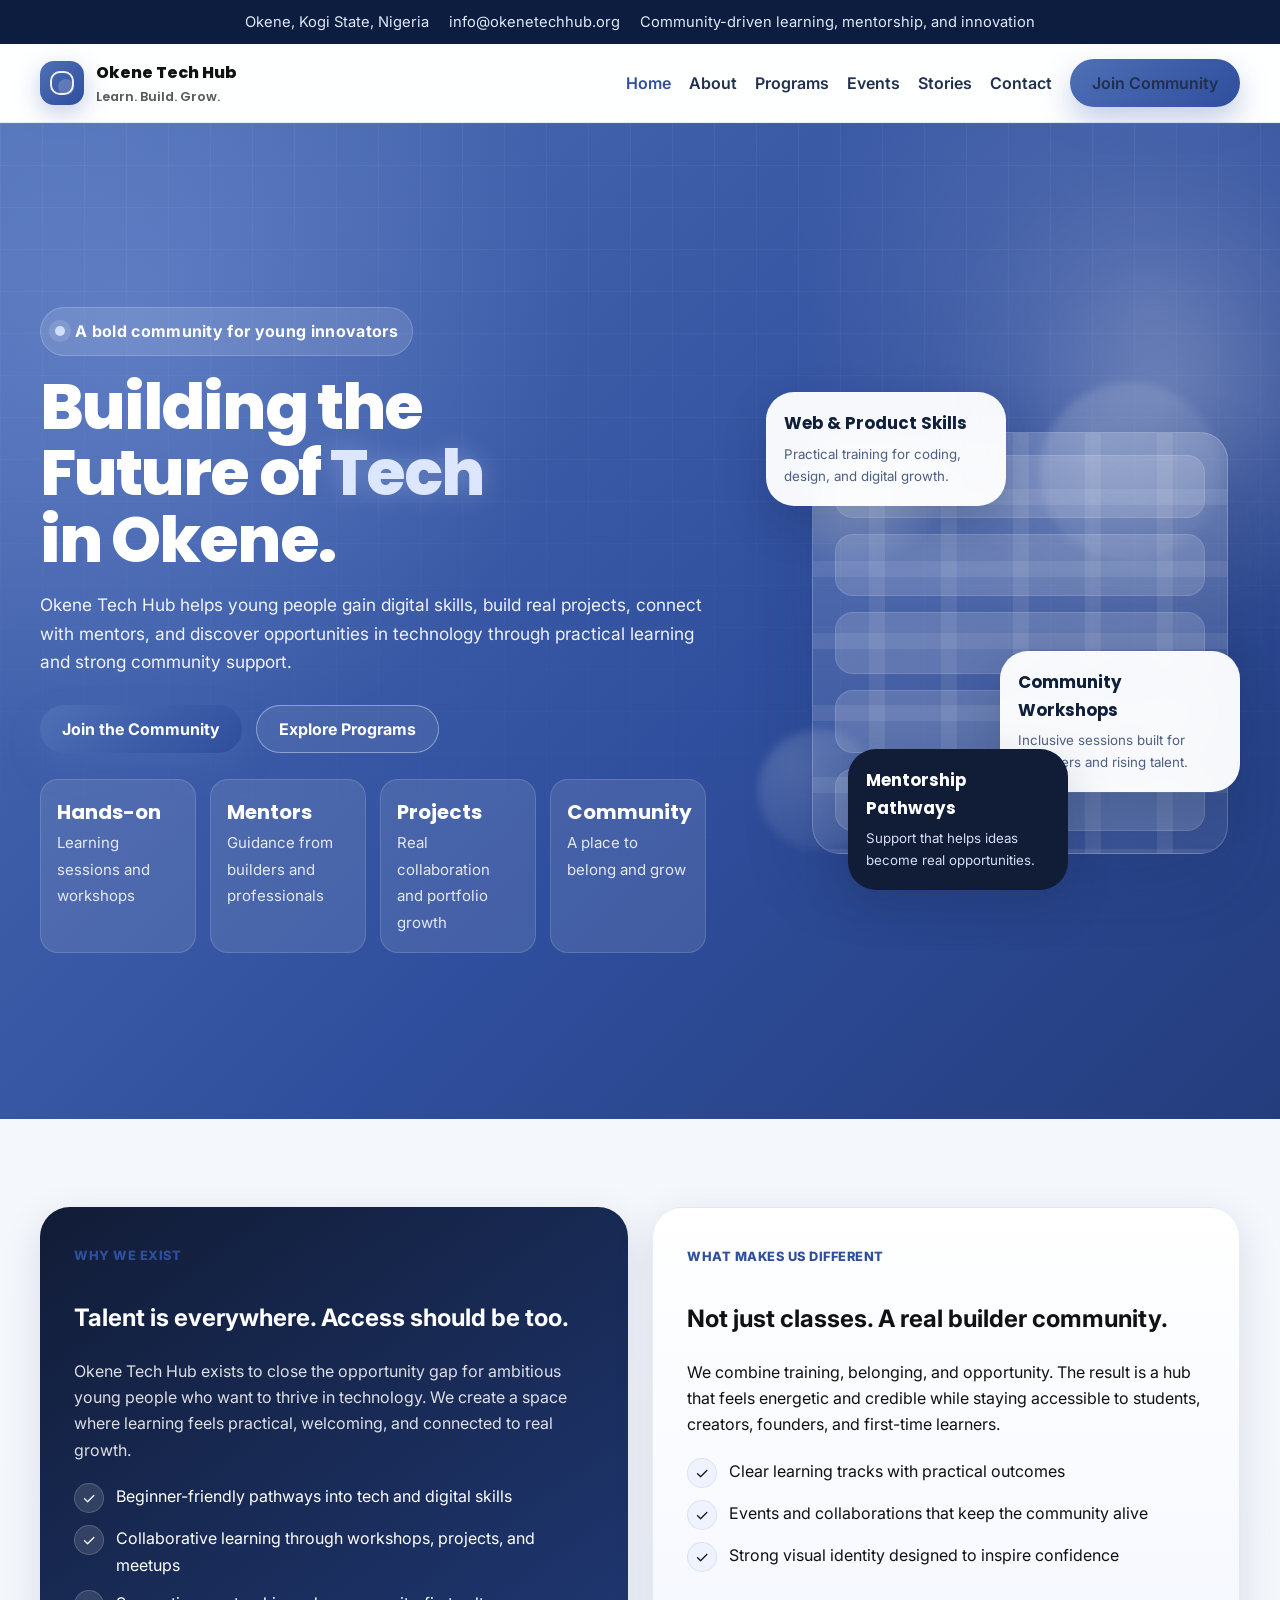
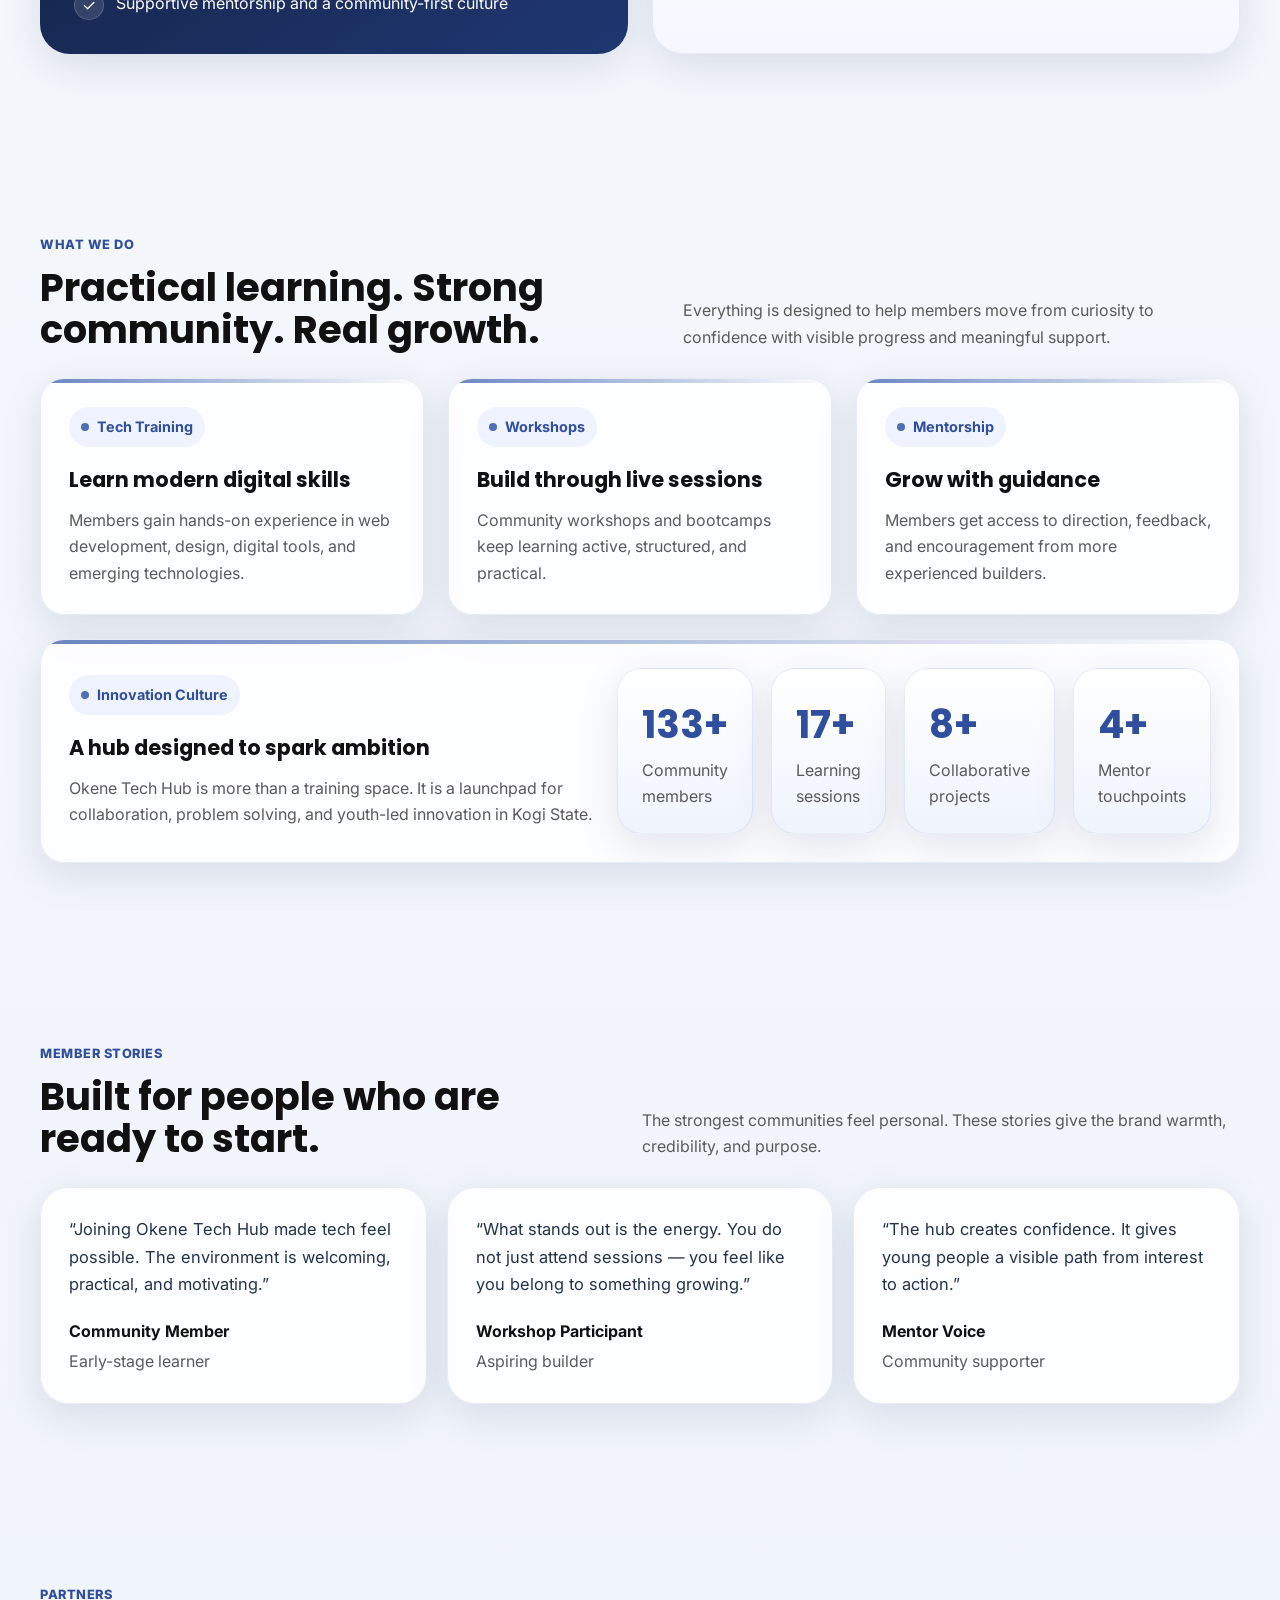
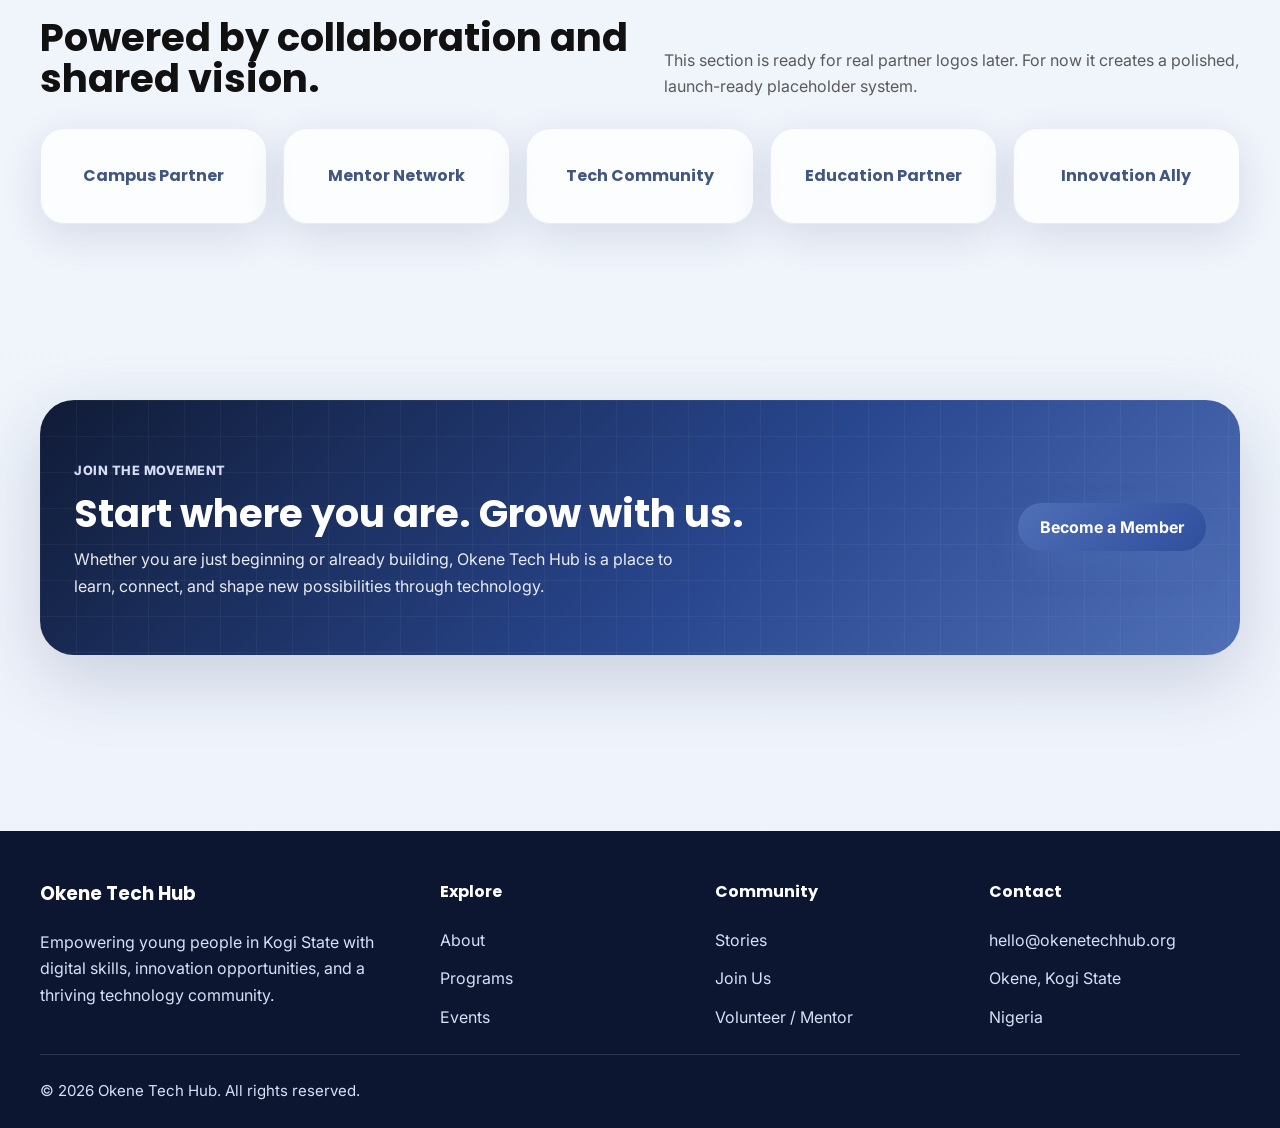
<file: index.html>
<!doctype html>
<html lang="en">
<head>
  <meta charset="utf-8">
  <meta name="viewport" content="width=device-width, initial-scale=1, viewport-fit=cover">
  <meta name="theme-color" content="#2f4e9d">
  <meta name="color-scheme" content="light">
  <meta property="og:site_name" content="Okene Tech Hub">
  <meta property="og:type" content="website">
  <meta name="description" content="Okene Tech Hub is a modern technology community empowering young people with digital skills, mentorship, and real opportunities.">
  <title>Okene Tech Hub | Building the Future of Tech in Okene</title>
  <link rel="preconnect" href="https://fonts.googleapis.com">
  <link rel="preconnect" href="https://fonts.gstatic.com" crossorigin>
  <link href="https://fonts.googleapis.com/css2?family=Inter:wght@400;500;600;700;800&family=Poppins:wght@600;700;800&display=swap" rel="stylesheet">
    <meta property="og:title" content="Okene Tech Hub | Building the Future of Tech in Okene">
  <meta property="og:description" content="Okene Tech Hub is a modern technology community empowering young people with digital skills, mentorship, and real opportunities.">
  <meta name="twitter:card" content="summary_large_image">
  <meta name="twitter:title" content="Okene Tech Hub | Building the Future of Tech in Okene">
  <meta name="twitter:description" content="Okene Tech Hub is a modern technology community empowering young people with digital skills, mentorship, and real opportunities.">
  <link rel="stylesheet" href="assets/css/styles.css">
</head>
<body>
  <a class="skip-link" href="#main">Skip to content</a>
  <div class="topbar">
    <div class="inner">
      <span>Okene, Kogi State, Nigeria</span>
      <span>info@okenetechhub.org</span>
      <span>Community-driven learning, mentorship, and innovation</span>
    </div>
  </div>
  <header class="header">
    <div class="inner">
      <a class="brand" href="index.html" aria-label="Okene Tech Hub home">
        <span class="brand-mark" aria-hidden="true"></span>
        <span class="brand-text">Okene Tech Hub<small>Learn. Build. Grow.</small></span>
      </a>
      <button class="nav-toggle" data-nav-toggle aria-expanded="false" aria-controls="site-nav" aria-label="Open navigation menu">
        <span class="bar"></span><span class="bar"></span><span class="bar"></span>
      </button>
      <nav class="nav" id="site-nav" data-nav aria-label="Primary navigation">
        <ul>
          <li><a href="index.html" aria-current="page">Home</a></li>
          <li><a href="about.html">About</a></li>
          <li><a href="programs.html">Programs</a></li>
          <li><a href="events.html">Events</a></li>
          <li><a href="testimonials.html">Stories</a></li>
          <li><a href="contact.html">Contact</a></li>
        </ul>
        <a class="btn btn-primary" href="contact.html">Join Community</a>
      </nav>
    </div>
  </header>

  <main id="main">
    <section class="hero">
      <div class="container">
        <div class="reveal is-visible">
          <span class="eyebrow">A bold community for young innovators</span>
          <h1>Building the Future of <span class="hero-rotator"><span class="hero-rotator-word" data-rotating-word aria-live="polite">Tech</span></span> in Okene.</h1>
          <p>Okene Tech Hub helps young people gain digital skills, build real projects, connect with mentors, and discover opportunities in technology through practical learning and strong community support.</p>
          <div class="hero-actions">
            <a class="btn btn-primary" href="contact.html">Join the Community</a>
            <a class="btn btn-ghost" href="programs.html">Explore Programs</a>
          </div>
          <div class="hero-stats" aria-label="Key community highlights">
            <div class="stat"><strong>Hands-on</strong><span>Learning sessions and workshops</span></div>
            <div class="stat"><strong>Mentors</strong><span>Guidance from builders and professionals</span></div>
            <div class="stat"><strong>Projects</strong><span>Real collaboration and portfolio growth</span></div>
            <div class="stat"><strong>Community</strong><span>A place to belong and grow</span></div>
          </div>
        </div>
        <div class="hero-art reveal is-visible" aria-hidden="true">
          <span class="orb orb-a"></span>
          <span class="orb orb-b"></span>
          <div class="panel">
            <div class="panel-lines">
              <span></span><span></span><span></span><span></span><span></span>
            </div>
          </div>
          <div class="float-card one">
            <strong>Web & Product Skills</strong>
            <small>Practical training for coding, design, and digital growth.</small>
          </div>
          <div class="float-card two">
            <strong>Community Workshops</strong>
            <small>Inclusive sessions built for beginners and rising talent.</small>
          </div>
          <div class="float-card three">
            <strong>Mentorship Pathways</strong>
            <small>Support that helps ideas become real opportunities.</small>
          </div>
        </div>
      </div>
    </section>

    <section>
      <div class="container story">
        <article class="story-panel dark reveal">
          <span class="kicker">Why we exist</span>
          <h2>Talent is everywhere. Access should be too.</h2>
          <p>Okene Tech Hub exists to close the opportunity gap for ambitious young people who want to thrive in technology. We create a space where learning feels practical, welcoming, and connected to real growth.</p>
          <ul class="checklist">
            <li>Beginner-friendly pathways into tech and digital skills</li>
            <li>Collaborative learning through workshops, projects, and meetups</li>
            <li>Supportive mentorship and a community-first culture</li>
          </ul>
        </article>
        <article class="story-panel light reveal lift">
          <span class="kicker">What makes us different</span>
          <h2>Not just classes. A real builder community.</h2>
          <p>We combine training, belonging, and opportunity. The result is a hub that feels energetic and credible while staying accessible to students, creators, founders, and first-time learners.</p>
          <ul class="checklist">
            <li>Clear learning tracks with practical outcomes</li>
            <li>Events and collaborations that keep the community alive</li>
            <li>Strong visual identity designed to inspire confidence</li>
          </ul>
        </article>
      </div>
    </section>

    <section>
      <div class="container">
        <div class="section-header reveal">
          <div>
            <span class="kicker">What we do</span>
            <h2>Practical learning. Strong community. Real growth.</h2>
          </div>
          <p>Everything is designed to help members move from curiosity to confidence with visible progress and meaningful support.</p>
        </div>
        <div class="grid feature-grid">
          <article class="card reveal lift">
            <span class="card-badge">Tech Training</span>
            <h3>Learn modern digital skills</h3>
            <p>Members gain hands-on experience in web development, design, digital tools, and emerging technologies.</p>
          </article>
          <article class="card reveal lift">
            <span class="card-badge">Workshops</span>
            <h3>Build through live sessions</h3>
            <p>Community workshops and bootcamps keep learning active, structured, and practical.</p>
          </article>
          <article class="card reveal lift">
            <span class="card-badge">Mentorship</span>
            <h3>Grow with guidance</h3>
            <p>Members get access to direction, feedback, and encouragement from more experienced builders.</p>
          </article>
          <article class="card reveal lift">
            <div>
              <span class="card-badge">Innovation Culture</span>
              <h3>A hub designed to spark ambition</h3>
              <p>Okene Tech Hub is more than a training space. It is a launchpad for collaboration, problem solving, and youth-led innovation in Kogi State.</p>
            </div>
            <div class="metrics" aria-label="Projected community impact">
              <div class="metric"><strong data-counter="150" data-suffix="+">0+</strong><span>Community members</span></div>
              <div class="metric"><strong data-counter="20" data-suffix="+">0+</strong><span>Learning sessions</span></div>
              <div class="metric"><strong data-counter="10" data-suffix="+">0+</strong><span>Collaborative projects</span></div>
              <div class="metric"><strong data-counter="5" data-suffix="+">0+</strong><span>Mentor touchpoints</span></div>
            </div>
          </article>
        </div>
      </div>
    </section>

    <section>
      <div class="container">
        <div class="section-header reveal">
          <div>
            <span class="kicker">Member stories</span>
            <h2>Built for people who are ready to start.</h2>
          </div>
          <p>The strongest communities feel personal. These stories give the brand warmth, credibility, and purpose.</p>
        </div>
        <div class="testimonials">
          <article class="quote reveal lift">
            <blockquote>“Joining Okene Tech Hub made tech feel possible. The environment is welcoming, practical, and motivating.”</blockquote>
            <footer><strong>Community Member</strong><span>Early-stage learner</span></footer>
          </article>
          <article class="quote reveal lift">
            <blockquote>“What stands out is the energy. You do not just attend sessions — you feel like you belong to something growing.”</blockquote>
            <footer><strong>Workshop Participant</strong><span>Aspiring builder</span></footer>
          </article>
          <article class="quote reveal lift">
            <blockquote>“The hub creates confidence. It gives young people a visible path from interest to action.”</blockquote>
            <footer><strong>Mentor Voice</strong><span>Community supporter</span></footer>
          </article>
        </div>
      </div>
    </section>

    <section>
      <div class="container">
        <div class="section-header reveal">
          <div>
            <span class="kicker">Partners</span>
            <h2>Powered by collaboration and shared vision.</h2>
          </div>
          <p>This section is ready for real partner logos later. For now it creates a polished, launch-ready placeholder system.</p>
        </div>
        <div class="logo-row">
          <div class="logo-tile reveal lift">Campus Partner</div>
          <div class="logo-tile reveal lift">Mentor Network</div>
          <div class="logo-tile reveal lift">Tech Community</div>
          <div class="logo-tile reveal lift">Education Partner</div>
          <div class="logo-tile reveal lift">Innovation Ally</div>
        </div>
      </div>
    </section>

    <section>
      <div class="container">
        <article class="cta reveal">
          <div class="inner">
            <div>
              <span class="kicker" style="color:#d6def5;">Join the movement</span>
              <h2>Start where you are. Grow with us.</h2>
              <p>Whether you are just beginning or already building, Okene Tech Hub is a place to learn, connect, and shape new possibilities through technology.</p>
            </div>
            <div class="cta-actions">
              <a class="btn btn-primary" href="contact.html">Become a Member</a>
              <!-- <a class="btn btn-ghost" href="about.html">Learn Our Story</a> -->
            </div>
          </div>
        </article>
      </div>
    </section>
  </main>

  <footer class="footer">
    <div class="inner">
      <div class="footer-grid">
        <div>
          <h3>Okene Tech Hub</h3>
          <p>Empowering young people in Kogi State with digital skills, innovation opportunities, and a thriving technology community.</p>
        </div>
        <div>
          <h4>Explore</h4>
          <ul>
            <li><a href="about.html">About</a></li>
            <li><a href="programs.html">Programs</a></li>
            <li><a href="events.html">Events</a></li>
          </ul>
        </div>
        <div>
          <h4>Community</h4>
          <ul>
            <li><a href="testimonials.html">Stories</a></li>
            <li><a href="contact.html">Join Us</a></li>
            <li><a href="contact.html">Volunteer / Mentor</a></li>
          </ul>
        </div>
        <div>
          <h4>Contact</h4>
          <ul>
            <li><a href="mailto:hello@okenetechhub.org">hello@okenetechhub.org</a></li>
            <li>Okene, Kogi State</li>
            <li>Nigeria</li>
          </ul>
        </div>
      </div>
      <div class="footer-bottom">
        <span>© 2026 Okene Tech Hub. All rights reserved.</span>
        <!-- <span>Built with accessibility, motion preferences, and responsive performance in mind.</span> -->
      </div>
    </div>
  </footer>

  <script src="assets/js/main.js" defer></script>
</body>
</html>
</file>
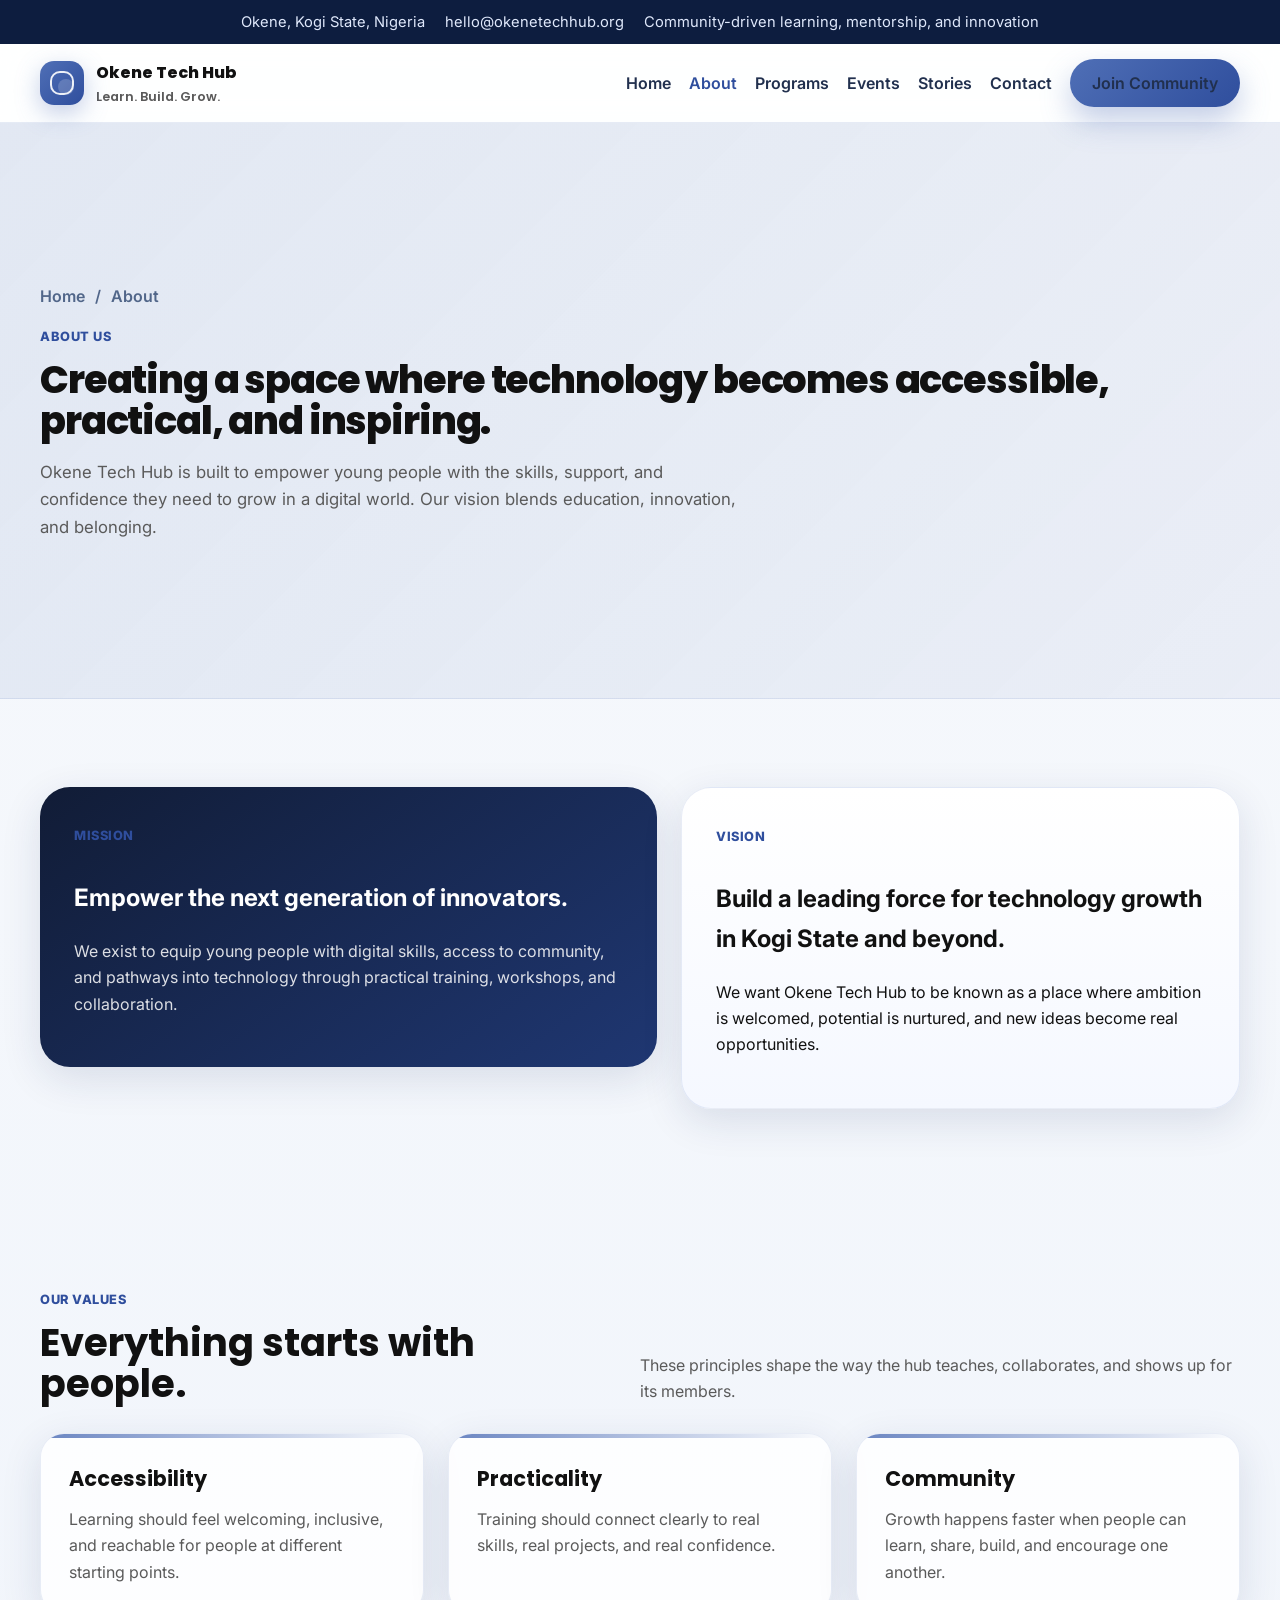
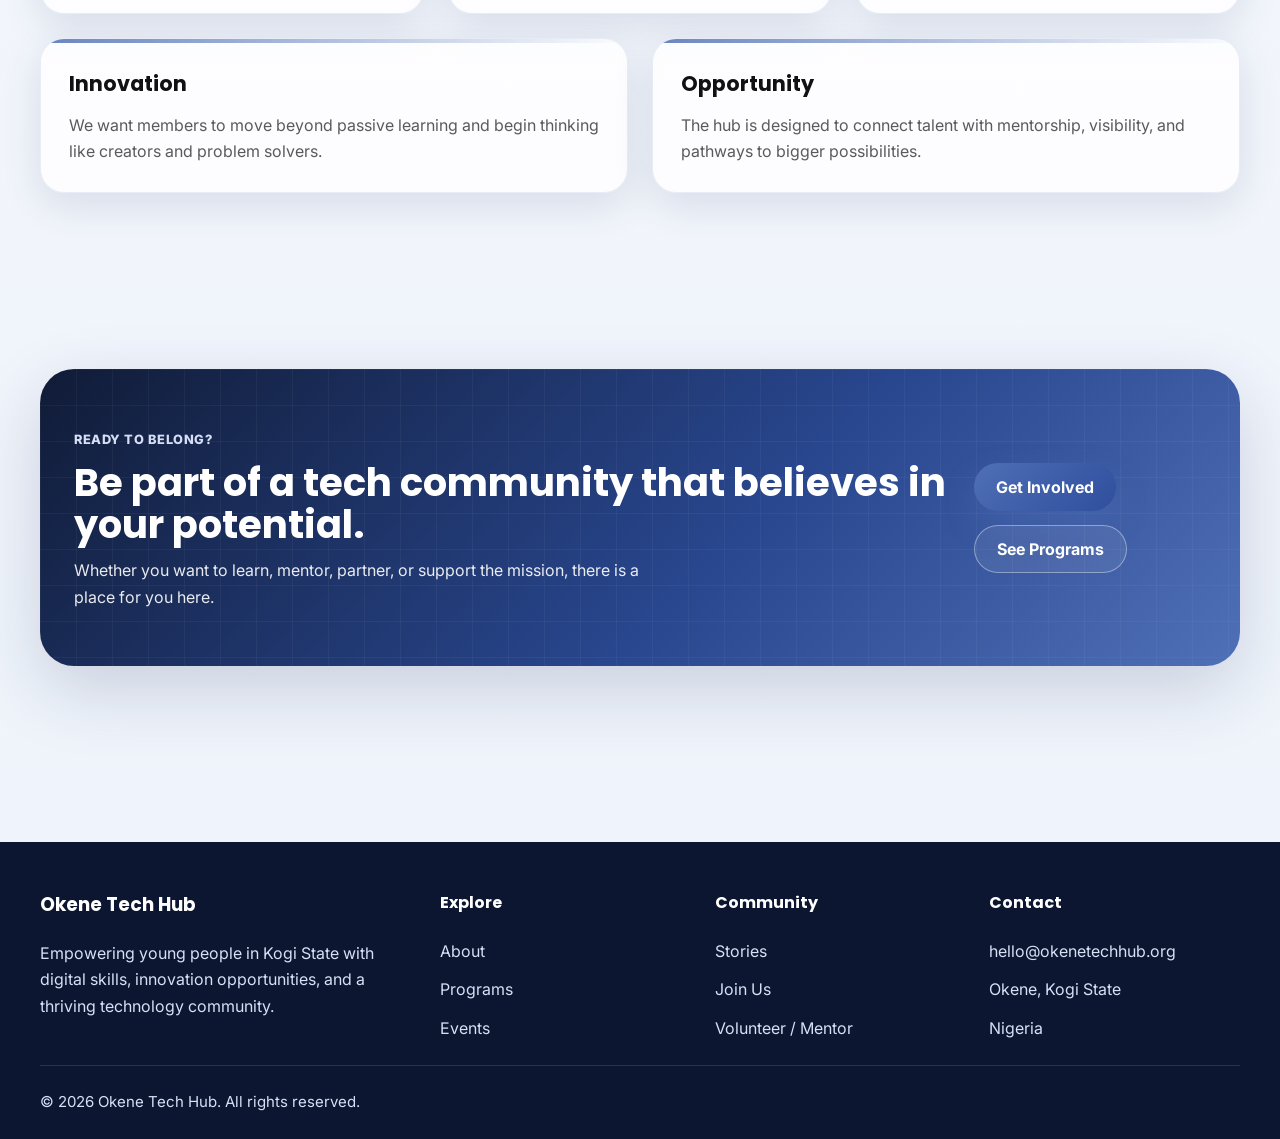
<file: about.html>
<!doctype html>
<html lang="en">
<head>
  <meta charset="utf-8">
  <meta name="viewport" content="width=device-width, initial-scale=1, viewport-fit=cover">
  <meta name="theme-color" content="#2f4e9d">
  <meta name="color-scheme" content="light">
  <meta property="og:site_name" content="Okene Tech Hub">
  <meta property="og:type" content="website">
  <meta name="description" content="Learn about Okene Tech Hub, our mission, and our vision for youth-led technology growth in Kogi State.">
  <title>About | Okene Tech Hub</title>
  <link rel="preconnect" href="https://fonts.googleapis.com">
  <link rel="preconnect" href="https://fonts.gstatic.com" crossorigin>
  <link href="https://fonts.googleapis.com/css2?family=Inter:wght@400;500;600;700;800&family=Poppins:wght@600;700;800&display=swap" rel="stylesheet">
    <meta property="og:title" content="About | Okene Tech Hub">
  <meta property="og:description" content="Learn about Okene Tech Hub, our mission, and our vision for youth-led technology growth in Kogi State.">
  <meta name="twitter:card" content="summary_large_image">
  <meta name="twitter:title" content="About | Okene Tech Hub">
  <meta name="twitter:description" content="Learn about Okene Tech Hub, our mission, and our vision for youth-led technology growth in Kogi State.">
  <link rel="stylesheet" href="assets/css/styles.css">
</head>
<body>
<a class="skip-link" href="#main">Skip to content</a>
<div class="topbar"><div class="inner"><span>Okene, Kogi State, Nigeria</span><span>hello@okenetechhub.org</span><span>Community-driven learning, mentorship, and innovation</span></div></div>
<header class="header"><div class="inner"><a class="brand" href="index.html"><span class="brand-mark" aria-hidden="true"></span><span class="brand-text">Okene Tech Hub<small>Learn. Build. Grow.</small></span></a><button class="nav-toggle" data-nav-toggle aria-expanded="false" aria-controls="site-nav" aria-label="Open navigation menu"><span class="bar"></span><span class="bar"></span><span class="bar"></span></button><nav class="nav" id="site-nav" data-nav aria-label="Primary navigation"><ul><li><a href="index.html">Home</a></li><li><a href="about.html" aria-current="page">About</a></li><li><a href="programs.html">Programs</a></li><li><a href="events.html">Events</a></li><li><a href="testimonials.html">Stories</a></li><li><a href="contact.html">Contact</a></li></ul><a class="btn btn-primary" href="contact.html">Join Community</a></nav></div></header>
<main id="main">
  <section class="page-hero">
    <div class="container">
      <div class="breadcrumbs"><a href="index.html">Home</a><span>/</span><span>About</span></div>
      <span class="kicker">About us</span>
      <h1>Creating a space where technology becomes accessible, practical, and inspiring.</h1>
      <p>Okene Tech Hub is built to empower young people with the skills, support, and confidence they need to grow in a digital world. Our vision blends education, innovation, and belonging.</p>
    </div>
  </section>

  <section>
    <div class="container two-col">
      <article class="story-panel dark reveal">
        <span class="kicker">Mission</span>
        <h2>Empower the next generation of innovators.</h2>
        <p>We exist to equip young people with digital skills, access to community, and pathways into technology through practical training, workshops, and collaboration.</p>
      </article>
      <article class="story-panel light reveal lift">
        <span class="kicker">Vision</span>
        <h2>Build a leading force for technology growth in Kogi State and beyond.</h2>
        <p>We want Okene Tech Hub to be known as a place where ambition is welcomed, potential is nurtured, and new ideas become real opportunities.</p>
      </article>
    </div>
  </section>

  <section>
    <div class="container">
      <div class="section-header reveal">
        <div><span class="kicker">Our values</span><h2>Everything starts with people.</h2></div>
        <p>These principles shape the way the hub teaches, collaborates, and shows up for its members.</p>
      </div>
      <div class="grid">
        <article class="card reveal lift" style="grid-column: span 4;"><h3>Accessibility</h3><p>Learning should feel welcoming, inclusive, and reachable for people at different starting points.</p></article>
        <article class="card reveal lift" style="grid-column: span 4;"><h3>Practicality</h3><p>Training should connect clearly to real skills, real projects, and real confidence.</p></article>
        <article class="card reveal lift" style="grid-column: span 4;"><h3>Community</h3><p>Growth happens faster when people can learn, share, build, and encourage one another.</p></article>
        <article class="card reveal lift" style="grid-column: span 6;"><h3>Innovation</h3><p>We want members to move beyond passive learning and begin thinking like creators and problem solvers.</p></article>
        <article class="card reveal lift" style="grid-column: span 6;"><h3>Opportunity</h3><p>The hub is designed to connect talent with mentorship, visibility, and pathways to bigger possibilities.</p></article>
      </div>
    </div>
  </section>

  <section>
    <div class="container">
      <article class="cta reveal">
        <div class="inner">
          <div><span class="kicker" style="color:#d6def5;">Ready to belong?</span><h2>Be part of a tech community that believes in your potential.</h2><p>Whether you want to learn, mentor, partner, or support the mission, there is a place for you here.</p></div>
          <div class="cta-actions"><a class="btn btn-primary" href="contact.html">Get Involved</a><a class="btn btn-ghost" href="programs.html">See Programs</a></div>
        </div>
      </article>
    </div>
  </section>
</main>
<footer class="footer"><div class="inner"><div class="footer-grid"><div><h3>Okene Tech Hub</h3><p>Empowering young people in Kogi State with digital skills, innovation opportunities, and a thriving technology community.</p></div><div><h4>Explore</h4><ul><li><a href="about.html">About</a></li><li><a href="programs.html">Programs</a></li><li><a href="events.html">Events</a></li></ul></div><div><h4>Community</h4><ul><li><a href="testimonials.html">Stories</a></li><li><a href="contact.html">Join Us</a></li><li><a href="contact.html">Volunteer / Mentor</a></li></ul></div><div><h4>Contact</h4><ul><li><a href="mailto:hello@okenetechhub.org">hello@okenetechhub.org</a></li><li>Okene, Kogi State</li><li>Nigeria</li></ul></div></div><div class="footer-bottom"><span>© 2026 Okene Tech Hub. All rights reserved.</span>
  <!-- <span>Built with accessibility, motion preferences, and responsive performance in mind.</span></div></div></footer> -->
<script src="assets/js/main.js" defer></script>
</body>
</html>
</file>
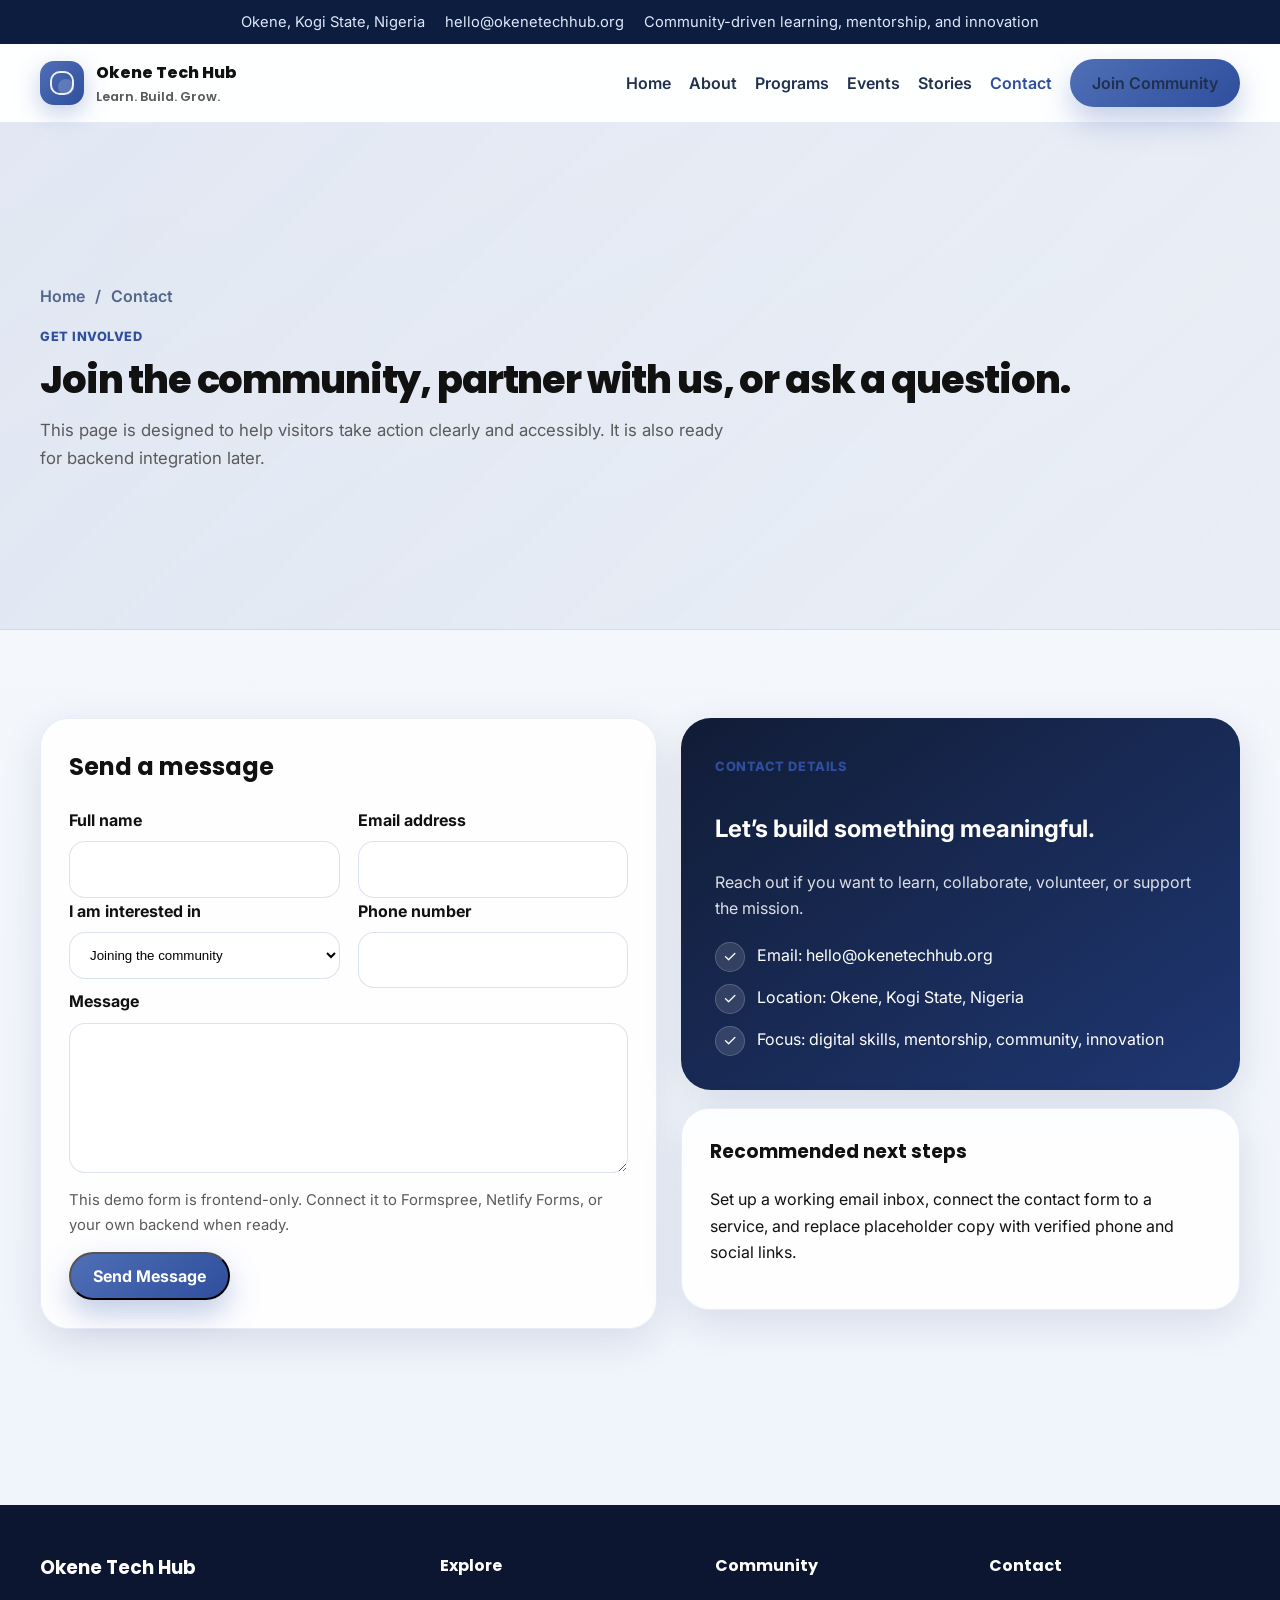
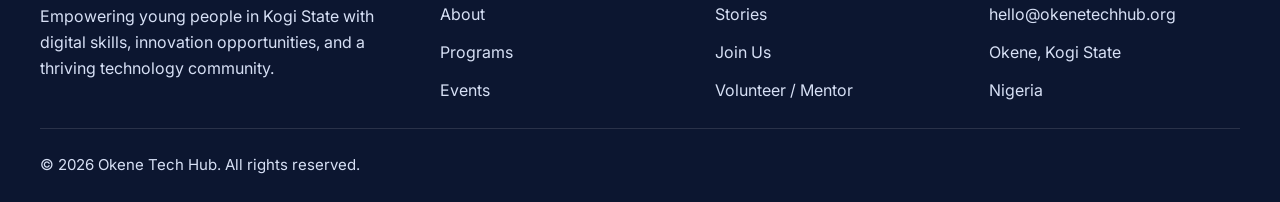
<file: contact.html>
<!doctype html>
<html lang="en">
<head>
  <meta charset="utf-8">
  <meta name="viewport" content="width=device-width, initial-scale=1, viewport-fit=cover">
  <meta name="theme-color" content="#2f4e9d">
  <meta name="color-scheme" content="light">
  <meta property="og:site_name" content="Okene Tech Hub">
  <meta property="og:type" content="website">
  <meta name="description" content="Contact Okene Tech Hub to join the community, ask about programs, or start a partnership.">
  <title>Contact | Okene Tech Hub</title>
  <link rel="preconnect" href="https://fonts.googleapis.com">
  <link rel="preconnect" href="https://fonts.gstatic.com" crossorigin>
  <link href="https://fonts.googleapis.com/css2?family=Inter:wght@400;500;600;700;800&family=Poppins:wght@600;700;800&display=swap" rel="stylesheet">
    <meta property="og:title" content="Contact | Okene Tech Hub">
  <meta property="og:description" content="Contact Okene Tech Hub to join the community, ask about programs, or start a partnership.">
  <meta name="twitter:card" content="summary_large_image">
  <meta name="twitter:title" content="Contact | Okene Tech Hub">
  <meta name="twitter:description" content="Contact Okene Tech Hub to join the community, ask about programs, or start a partnership.">
  <link rel="stylesheet" href="assets/css/styles.css">
</head>
<body>
<a class="skip-link" href="#main">Skip to content</a>
<div class="topbar"><div class="inner"><span>Okene, Kogi State, Nigeria</span><span>hello@okenetechhub.org</span><span>Community-driven learning, mentorship, and innovation</span></div></div>
<header class="header"><div class="inner"><a class="brand" href="index.html"><span class="brand-mark" aria-hidden="true"></span><span class="brand-text">Okene Tech Hub<small>Learn. Build. Grow.</small></span></a><button class="nav-toggle" data-nav-toggle aria-expanded="false" aria-controls="site-nav" aria-label="Open navigation menu"><span class="bar"></span><span class="bar"></span><span class="bar"></span></button><nav class="nav" id="site-nav" data-nav aria-label="Primary navigation"><ul><li><a href="index.html">Home</a></li><li><a href="about.html">About</a></li><li><a href="programs.html">Programs</a></li><li><a href="events.html">Events</a></li><li><a href="testimonials.html">Stories</a></li><li><a href="contact.html" aria-current="page">Contact</a></li></ul><a class="btn btn-primary" href="contact.html">Join Community</a></nav></div></header>
<main id="main">
  <section class="page-hero"><div class="container"><div class="breadcrumbs"><a href="index.html">Home</a><span>/</span><span>Contact</span></div><span class="kicker">Get involved</span><h1>Join the community, partner with us, or ask a question.</h1><p>This page is designed to help visitors take action clearly and accessibly. It is also ready for backend integration later.</p></div></section>
  <section><div class="container two-col">
    <div class="stack reveal">
      <article class="form-card"><h2 style="margin-top:0;font-family:Poppins,Inter,sans-serif;">Send a message</h2><form><div class="form-grid"><div><label for="name">Full name</label><input id="name" name="name" type="text" autocomplete="name" required></div><div><label for="email">Email address</label><input id="email" name="email" type="email" autocomplete="email" required></div></div><div class="form-grid"><div><label for="interest">I am interested in</label><select id="interest" name="interest"><option>Joining the community</option><option>Programs and training</option><option>Mentoring</option><option>Partnership</option><option>General enquiry</option></select></div><div><label for="phone">Phone number</label><input id="phone" name="phone" type="tel" autocomplete="tel"></div></div><div><label for="message">Message</label><textarea id="message" name="message" required></textarea><p class="helper">This demo form is frontend-only. Connect it to Formspree, Netlify Forms, or your own backend when ready.</p></div><button class="btn btn-primary" type="submit">Send Message</button></form></article>
    </div>
    <div class="stack reveal">
      <article class="story-panel dark"><span class="kicker">Contact details</span><h2>Let’s build something meaningful.</h2><p>Reach out if you want to learn, collaborate, volunteer, or support the mission.</p><ul class="checklist"><li>Email: hello@okenetechhub.org</li><li>Location: Okene, Kogi State, Nigeria</li><li>Focus: digital skills, mentorship, community, innovation</li></ul></article>
      <article class="form-card lift"><h3 style="margin-top:0; font-family:Poppins,Inter,sans-serif;">Recommended next steps</h3><p>Set up a working email inbox, connect the contact form to a service, and replace placeholder copy with verified phone and social links.</p></article>
    </div>
  </div></section>
</main>
<footer class="footer"><div class="inner"><div class="footer-grid"><div><h3>Okene Tech Hub</h3><p>Empowering young people in Kogi State with digital skills, innovation opportunities, and a thriving technology community.</p></div><div><h4>Explore</h4><ul><li><a href="about.html">About</a></li><li><a href="programs.html">Programs</a></li><li><a href="events.html">Events</a></li></ul></div><div><h4>Community</h4><ul><li><a href="testimonials.html">Stories</a></li><li><a href="contact.html">Join Us</a></li><li><a href="contact.html">Volunteer / Mentor</a></li></ul></div><div><h4>Contact</h4><ul><li><a href="mailto:hello@okenetechhub.org">hello@okenetechhub.org</a></li><li>Okene, Kogi State</li><li>Nigeria</li></ul></div></div><div class="footer-bottom"><span>© 2026 Okene Tech Hub. All rights reserved.</span>
  <!-- <span>Built with accessibility, motion preferences, and responsive performance in mind.</span></div></div></footer> -->
<script src="assets/js/main.js" defer></script>
</body>
</html>
</file>
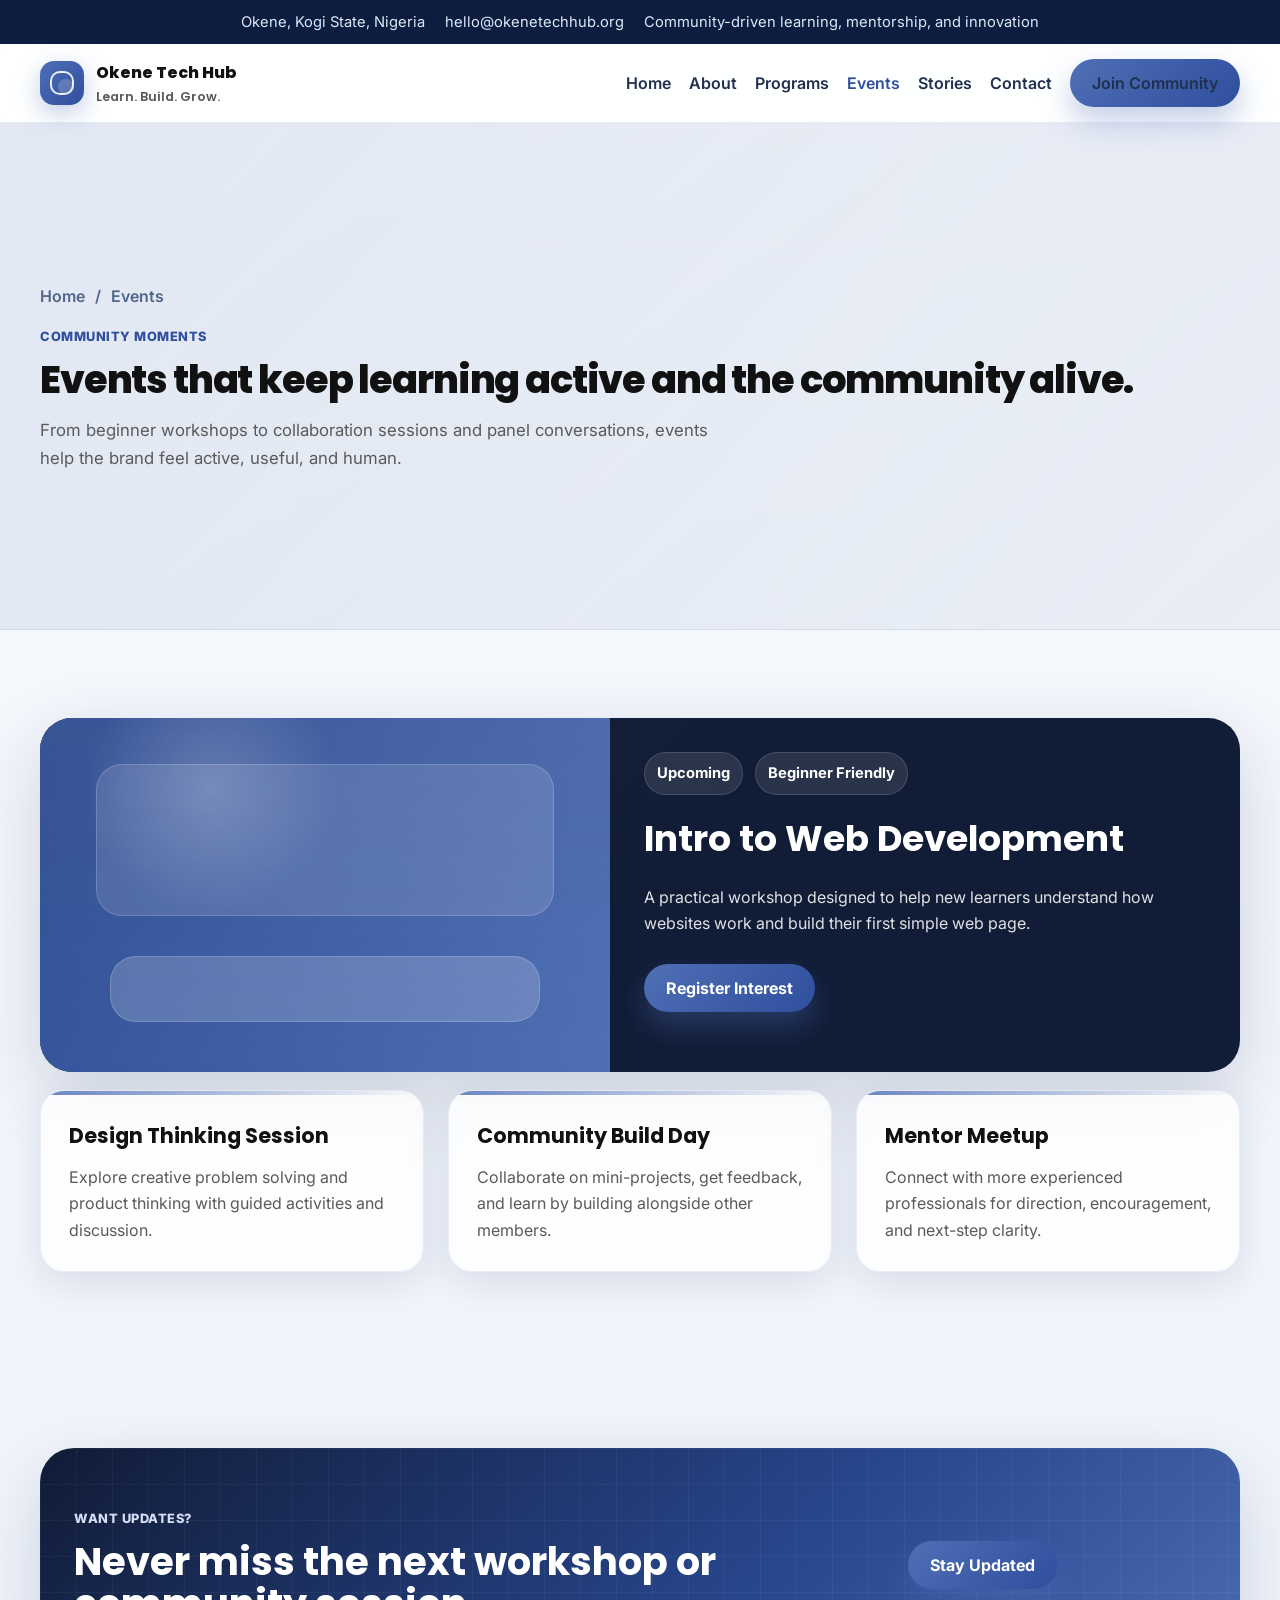
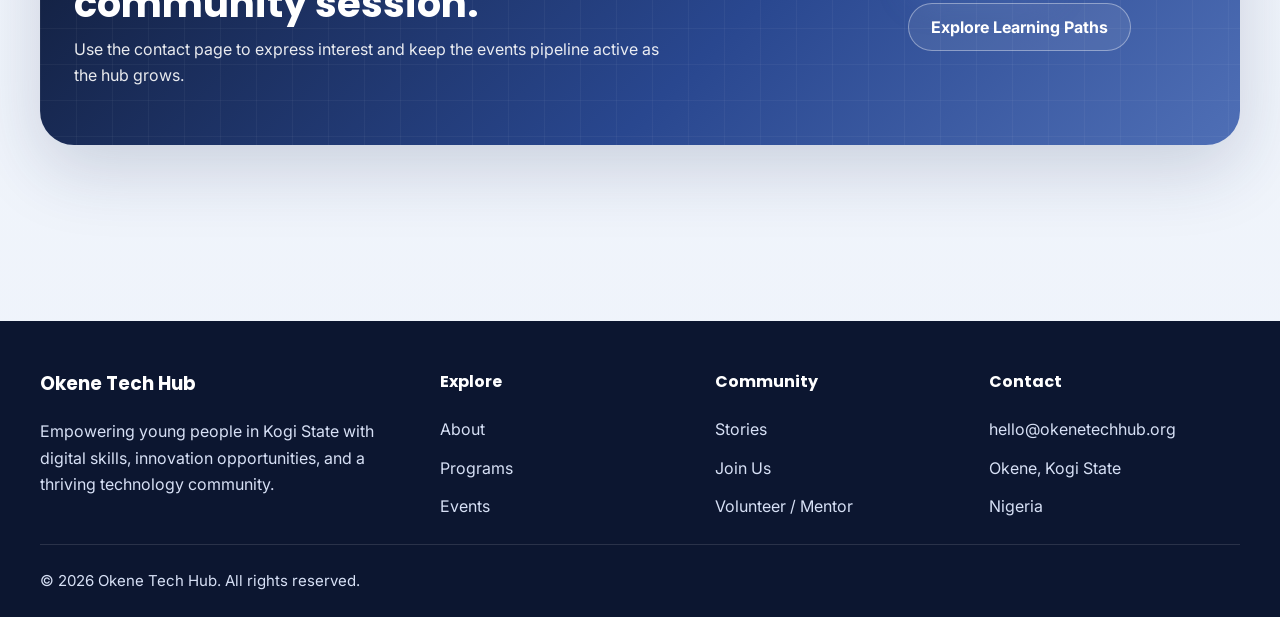
<file: events.html>
<!doctype html>
<html lang="en">
<head>
  <meta charset="utf-8">
  <meta name="viewport" content="width=device-width, initial-scale=1, viewport-fit=cover">
  <meta name="theme-color" content="#2f4e9d">
  <meta name="color-scheme" content="light">
  <meta property="og:site_name" content="Okene Tech Hub">
  <meta property="og:type" content="website">
  <meta name="description" content="See community events, workshops, and upcoming learning experiences from Okene Tech Hub.">
  <title>Events | Okene Tech Hub</title>
  <link rel="preconnect" href="https://fonts.googleapis.com">
  <link rel="preconnect" href="https://fonts.gstatic.com" crossorigin>
  <link href="https://fonts.googleapis.com/css2?family=Inter:wght@400;500;600;700;800&family=Poppins:wght@600;700;800&display=swap" rel="stylesheet">
    <meta property="og:title" content="Events | Okene Tech Hub">
  <meta property="og:description" content="See community events, workshops, and upcoming learning experiences from Okene Tech Hub.">
  <meta name="twitter:card" content="summary_large_image">
  <meta name="twitter:title" content="Events | Okene Tech Hub">
  <meta name="twitter:description" content="See community events, workshops, and upcoming learning experiences from Okene Tech Hub.">
  <link rel="stylesheet" href="assets/css/styles.css">
</head>
<body>
<a class="skip-link" href="#main">Skip to content</a>
<div class="topbar"><div class="inner"><span>Okene, Kogi State, Nigeria</span><span>hello@okenetechhub.org</span><span>Community-driven learning, mentorship, and innovation</span></div></div>
<header class="header"><div class="inner"><a class="brand" href="index.html"><span class="brand-mark" aria-hidden="true"></span><span class="brand-text">Okene Tech Hub<small>Learn. Build. Grow.</small></span></a><button class="nav-toggle" data-nav-toggle aria-expanded="false" aria-controls="site-nav" aria-label="Open navigation menu"><span class="bar"></span><span class="bar"></span><span class="bar"></span></button><nav class="nav" id="site-nav" data-nav aria-label="Primary navigation"><ul><li><a href="index.html">Home</a></li><li><a href="about.html">About</a></li><li><a href="programs.html">Programs</a></li><li><a href="events.html" aria-current="page">Events</a></li><li><a href="testimonials.html">Stories</a></li><li><a href="contact.html">Contact</a></li></ul><a class="btn btn-primary" href="contact.html">Join Community</a></nav></div></header>
<main id="main">
  <section class="page-hero"><div class="container"><div class="breadcrumbs"><a href="index.html">Home</a><span>/</span><span>Events</span></div><span class="kicker">Community moments</span><h1>Events that keep learning active and the community alive.</h1><p>From beginner workshops to collaboration sessions and panel conversations, events help the brand feel active, useful, and human.</p></div></section>
  <section><div class="container stack">
    <article class="event-card reveal"><div class="event-visual" aria-hidden="true"></div><div class="event-copy"><div class="event-meta"><span class="pill">Upcoming</span><span class="pill">Beginner Friendly</span></div><h3>Intro to Web Development</h3><p>A practical workshop designed to help new learners understand how websites work and build their first simple web page.</p><div class="hero-actions"><a class="btn btn-primary" href="contact.html">Register Interest</a></div></div></article>
    <div class="grid">
      <article class="card reveal lift" style="grid-column: span 4;"><h3>Design Thinking Session</h3><p>Explore creative problem solving and product thinking with guided activities and discussion.</p></article>
      <article class="card reveal lift" style="grid-column: span 4;"><h3>Community Build Day</h3><p>Collaborate on mini-projects, get feedback, and learn by building alongside other members.</p></article>
      <article class="card reveal lift" style="grid-column: span 4;"><h3>Mentor Meetup</h3><p>Connect with more experienced professionals for direction, encouragement, and next-step clarity.</p></article>
    </div>
  </div></section>
  <section><div class="container"><article class="cta reveal"><div class="inner"><div><span class="kicker" style="color:#d6def5;">Want updates?</span><h2>Never miss the next workshop or community session.</h2><p>Use the contact page to express interest and keep the events pipeline active as the hub grows.</p></div><div class="cta-actions"><a class="btn btn-primary" href="contact.html">Stay Updated</a><a class="btn btn-ghost" href="programs.html">Explore Learning Paths</a></div></div></article></div></section>
</main>
<footer class="footer"><div class="inner"><div class="footer-grid"><div><h3>Okene Tech Hub</h3><p>Empowering young people in Kogi State with digital skills, innovation opportunities, and a thriving technology community.</p></div><div><h4>Explore</h4><ul><li><a href="about.html">About</a></li><li><a href="programs.html">Programs</a></li><li><a href="events.html">Events</a></li></ul></div><div><h4>Community</h4><ul><li><a href="testimonials.html">Stories</a></li><li><a href="contact.html">Join Us</a></li><li><a href="contact.html">Volunteer / Mentor</a></li></ul></div><div><h4>Contact</h4><ul><li><a href="mailto:hello@okenetechhub.org">hello@okenetechhub.org</a></li><li>Okene, Kogi State</li><li>Nigeria</li></ul></div></div><div class="footer-bottom"><span>© 2026 Okene Tech Hub. All rights reserved.</span>
  <!-- <span>Built with accessibility, motion preferences, and responsive performance in mind.</span></div></div></footer> -->
<script src="assets/js/main.js" defer></script>
</body>
</html>
</file>
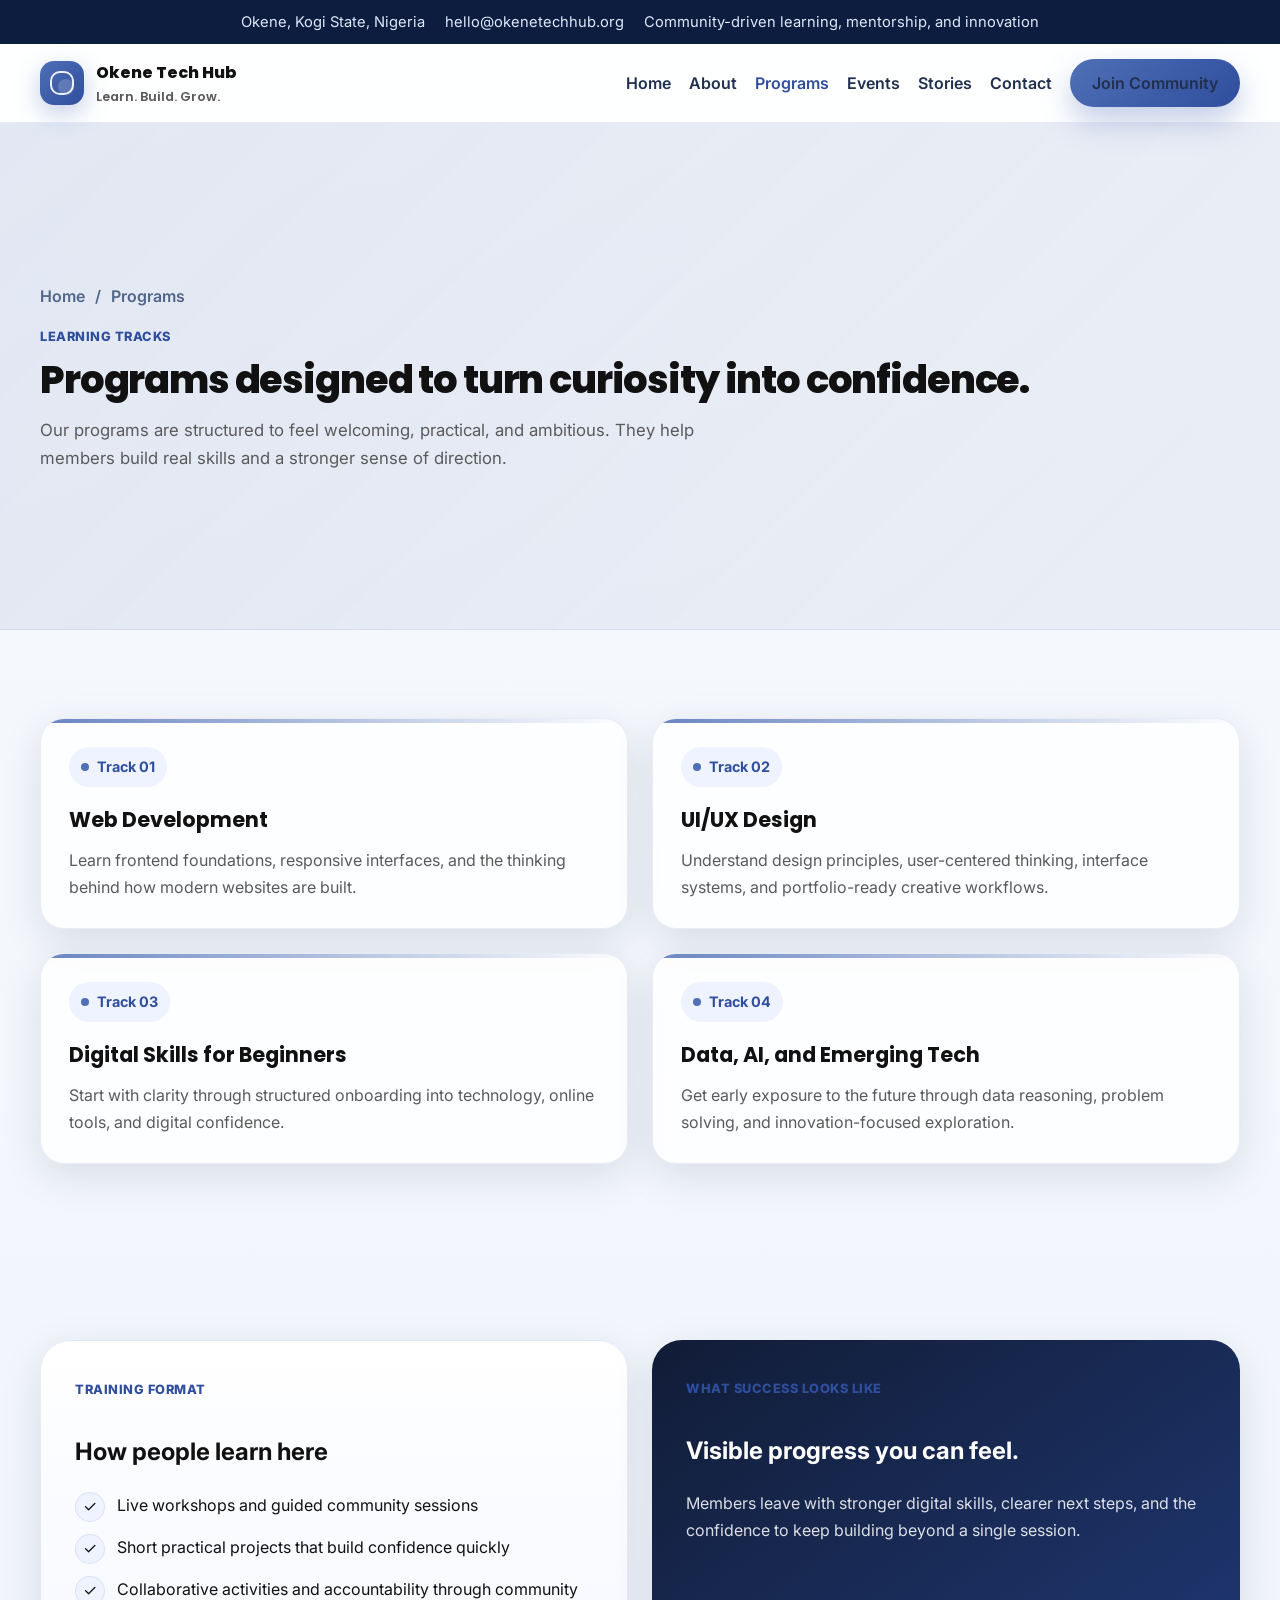
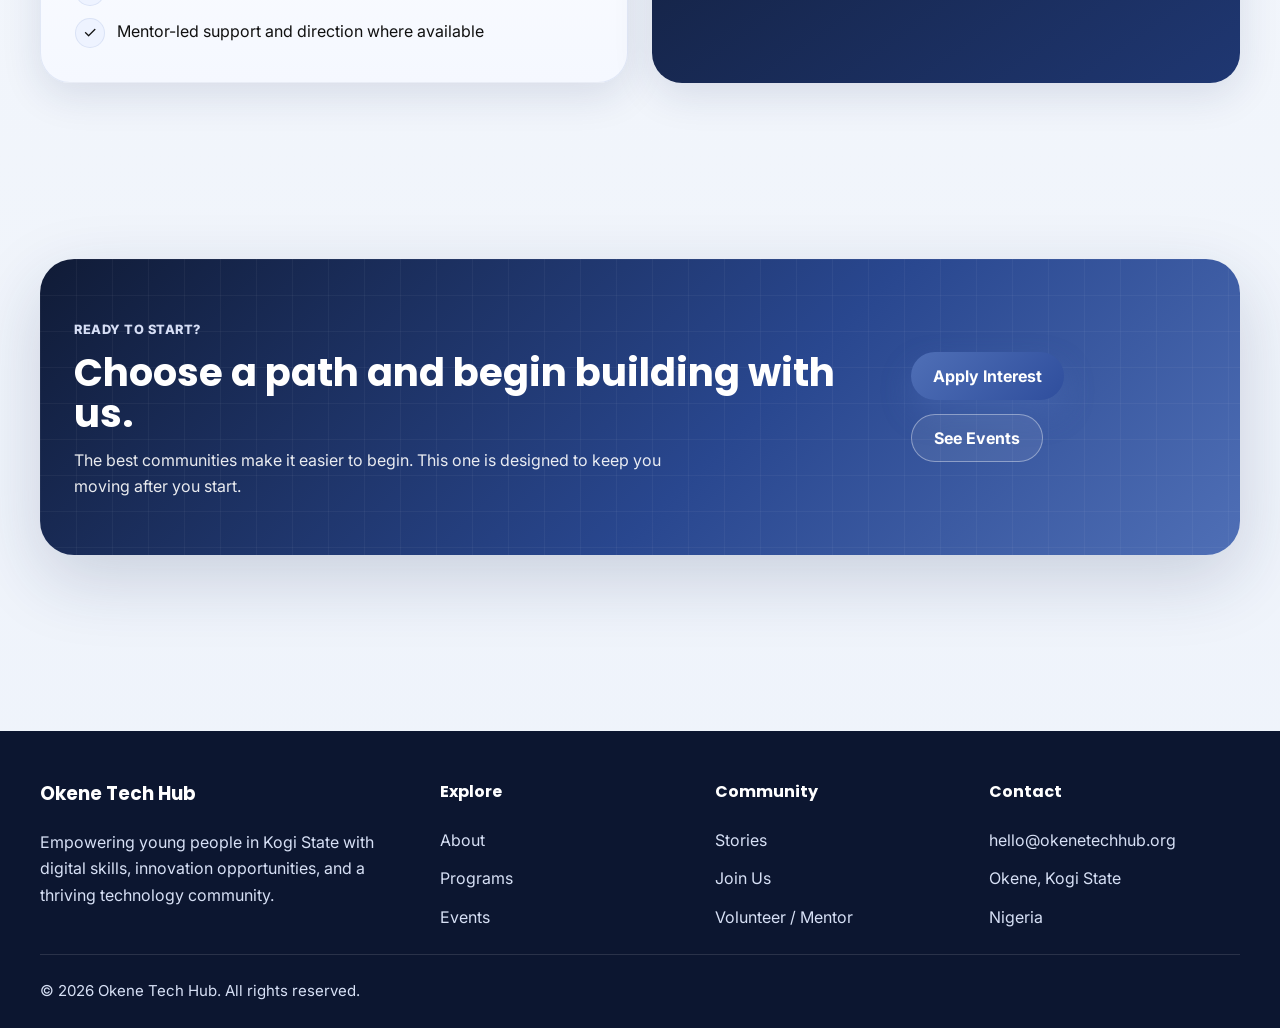
<file: programs.html>
<!doctype html>
<html lang="en">
<head>
  <meta charset="utf-8">
  <meta name="viewport" content="width=device-width, initial-scale=1, viewport-fit=cover">
  <meta name="theme-color" content="#2f4e9d">
  <meta name="color-scheme" content="light">
  <meta property="og:site_name" content="Okene Tech Hub">
  <meta property="og:type" content="website">
  <meta name="description" content="Explore Okene Tech Hub programs in web development, UI/UX, digital skills, and emerging technologies.">
  <title>Programs | Okene Tech Hub</title>
  <link rel="preconnect" href="https://fonts.googleapis.com">
  <link rel="preconnect" href="https://fonts.gstatic.com" crossorigin>
  <link href="https://fonts.googleapis.com/css2?family=Inter:wght@400;500;600;700;800&family=Poppins:wght@600;700;800&display=swap" rel="stylesheet">
    <meta property="og:title" content="Programs | Okene Tech Hub">
  <meta property="og:description" content="Explore Okene Tech Hub programs in web development, UI/UX, digital skills, and emerging technologies.">
  <meta name="twitter:card" content="summary_large_image">
  <meta name="twitter:title" content="Programs | Okene Tech Hub">
  <meta name="twitter:description" content="Explore Okene Tech Hub programs in web development, UI/UX, digital skills, and emerging technologies.">
  <link rel="stylesheet" href="assets/css/styles.css">
</head>
<body>
<a class="skip-link" href="#main">Skip to content</a>
<div class="topbar"><div class="inner"><span>Okene, Kogi State, Nigeria</span><span>hello@okenetechhub.org</span><span>Community-driven learning, mentorship, and innovation</span></div></div>
<header class="header"><div class="inner"><a class="brand" href="index.html"><span class="brand-mark" aria-hidden="true"></span><span class="brand-text">Okene Tech Hub<small>Learn. Build. Grow.</small></span></a><button class="nav-toggle" data-nav-toggle aria-expanded="false" aria-controls="site-nav" aria-label="Open navigation menu"><span class="bar"></span><span class="bar"></span><span class="bar"></span></button><nav class="nav" id="site-nav" data-nav aria-label="Primary navigation"><ul><li><a href="index.html">Home</a></li><li><a href="about.html">About</a></li><li><a href="programs.html" aria-current="page">Programs</a></li><li><a href="events.html">Events</a></li><li><a href="testimonials.html">Stories</a></li><li><a href="contact.html">Contact</a></li></ul><a class="btn btn-primary" href="contact.html">Join Community</a></nav></div></header>
<main id="main">
  <section class="page-hero"><div class="container"><div class="breadcrumbs"><a href="index.html">Home</a><span>/</span><span>Programs</span></div><span class="kicker">Learning tracks</span><h1>Programs designed to turn curiosity into confidence.</h1><p>Our programs are structured to feel welcoming, practical, and ambitious. They help members build real skills and a stronger sense of direction.</p></div></section>
  <section><div class="container"><div class="grid">
    <article class="card reveal lift" style="grid-column: span 6;"><span class="card-badge">Track 01</span><h3>Web Development</h3><p>Learn frontend foundations, responsive interfaces, and the thinking behind how modern websites are built.</p></article>
    <article class="card reveal lift" style="grid-column: span 6;"><span class="card-badge">Track 02</span><h3>UI/UX Design</h3><p>Understand design principles, user-centered thinking, interface systems, and portfolio-ready creative workflows.</p></article>
    <article class="card reveal lift" style="grid-column: span 6;"><span class="card-badge">Track 03</span><h3>Digital Skills for Beginners</h3><p>Start with clarity through structured onboarding into technology, online tools, and digital confidence.</p></article>
    <article class="card reveal lift" style="grid-column: span 6;"><span class="card-badge">Track 04</span><h3>Data, AI, and Emerging Tech</h3><p>Get early exposure to the future through data reasoning, problem solving, and innovation-focused exploration.</p></article>
  </div></div></section>
  <section><div class="container story"><article class="story-panel light reveal lift"><span class="kicker">Training format</span><h2>How people learn here</h2><ul class="checklist"><li>Live workshops and guided community sessions</li><li>Short practical projects that build confidence quickly</li><li>Collaborative activities and accountability through community</li><li>Mentor-led support and direction where available</li></ul></article><article class="story-panel dark reveal"><span class="kicker">What success looks like</span><h2>Visible progress you can feel.</h2><p>Members leave with stronger digital skills, clearer next steps, and the confidence to keep building beyond a single session.</p></article></div></section>
  <section><div class="container"><article class="cta reveal"><div class="inner"><div><span class="kicker" style="color:#d6def5;">Ready to start?</span><h2>Choose a path and begin building with us.</h2><p>The best communities make it easier to begin. This one is designed to keep you moving after you start.</p></div><div class="cta-actions"><a class="btn btn-primary" href="contact.html">Apply Interest</a><a class="btn btn-ghost" href="events.html">See Events</a></div></div></article></div></section>
</main>
<footer class="footer"><div class="inner"><div class="footer-grid"><div><h3>Okene Tech Hub</h3><p>Empowering young people in Kogi State with digital skills, innovation opportunities, and a thriving technology community.</p></div><div><h4>Explore</h4><ul><li><a href="about.html">About</a></li><li><a href="programs.html">Programs</a></li><li><a href="events.html">Events</a></li></ul></div><div><h4>Community</h4><ul><li><a href="testimonials.html">Stories</a></li><li><a href="contact.html">Join Us</a></li><li><a href="contact.html">Volunteer / Mentor</a></li></ul></div><div><h4>Contact</h4><ul><li><a href="mailto:hello@okenetechhub.org">hello@okenetechhub.org</a></li><li>Okene, Kogi State</li><li>Nigeria</li></ul></div></div><div class="footer-bottom"><span>© 2026 Okene Tech Hub. All rights reserved.</span>
  <!-- <span>Built with accessibility, motion preferences, and responsive performance in mind.</span></div></div></footer> -->
<script src="assets/js/main.js" defer></script>
</body>
</html>
</file>
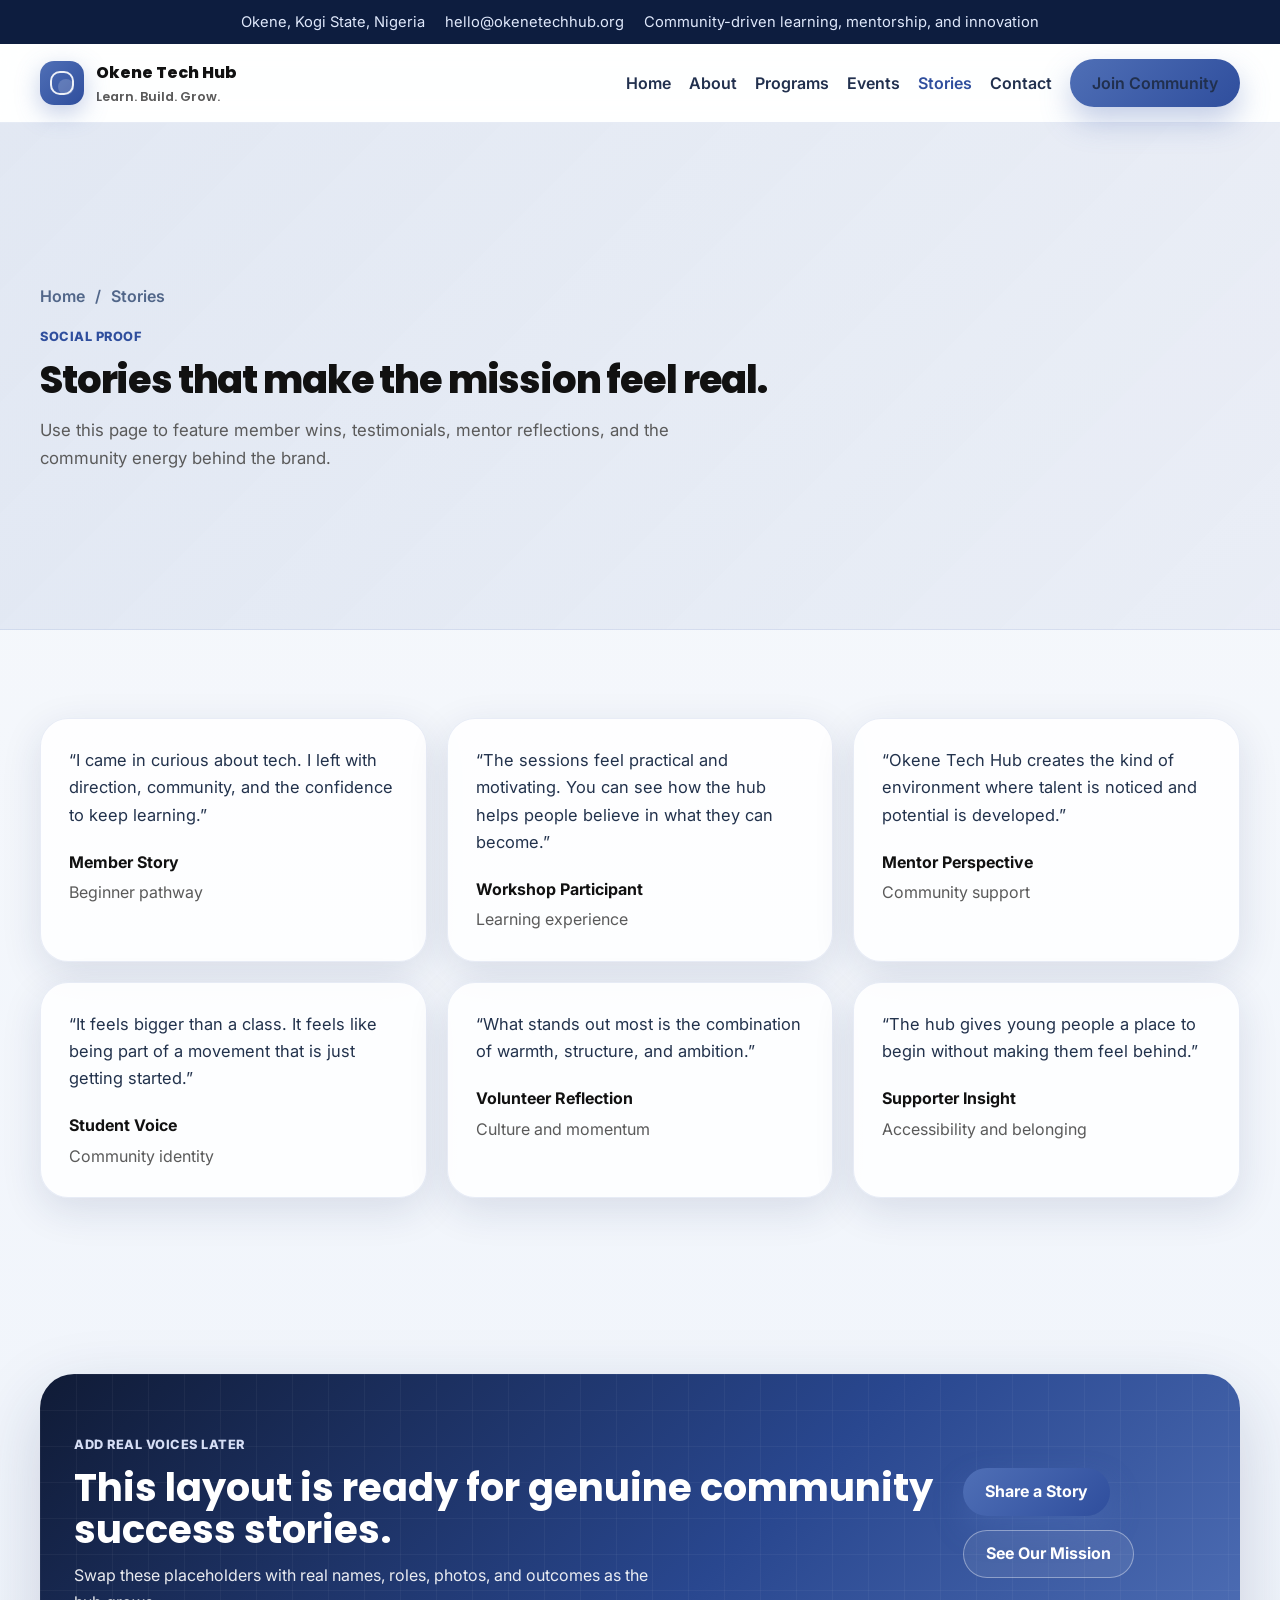
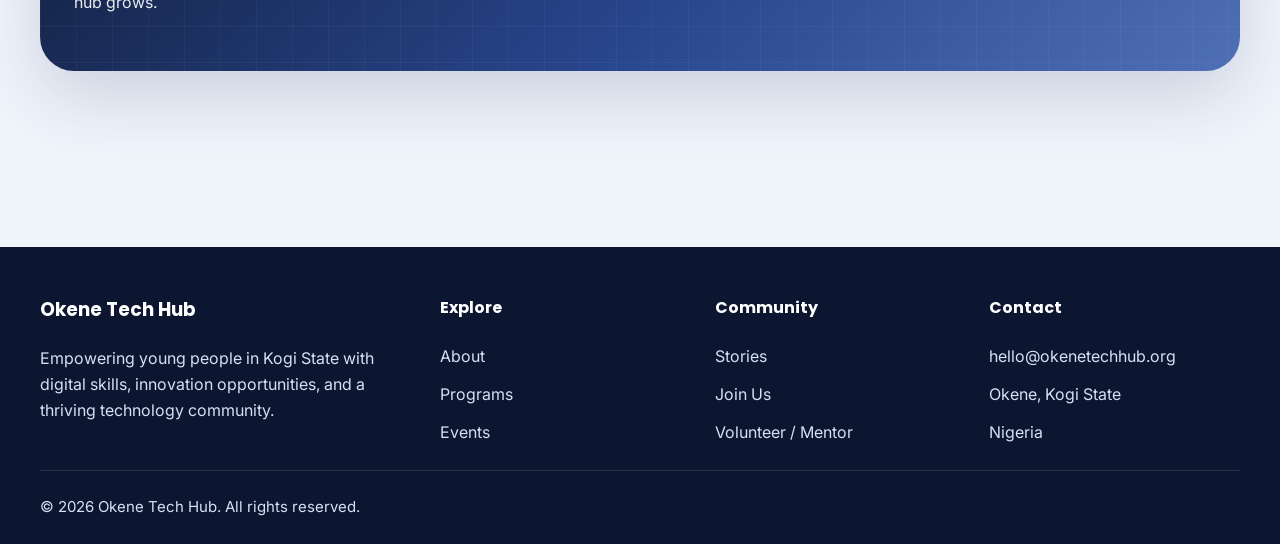
<file: testimonials.html>
<!doctype html>
<html lang="en">
<head>
  <meta charset="utf-8">
  <meta name="viewport" content="width=device-width, initial-scale=1, viewport-fit=cover">
  <meta name="theme-color" content="#2f4e9d">
  <meta name="color-scheme" content="light">
  <meta property="og:site_name" content="Okene Tech Hub">
  <meta property="og:type" content="website">
  <meta name="description" content="Read member stories and social proof for Okene Tech Hub.">
  <title>Stories | Okene Tech Hub</title>
  <link rel="preconnect" href="https://fonts.googleapis.com">
  <link rel="preconnect" href="https://fonts.gstatic.com" crossorigin>
  <link href="https://fonts.googleapis.com/css2?family=Inter:wght@400;500;600;700;800&family=Poppins:wght@600;700;800&display=swap" rel="stylesheet">
    <meta property="og:title" content="Stories | Okene Tech Hub">
  <meta property="og:description" content="Read member stories and social proof for Okene Tech Hub.">
  <meta name="twitter:card" content="summary_large_image">
  <meta name="twitter:title" content="Stories | Okene Tech Hub">
  <meta name="twitter:description" content="Read member stories and social proof for Okene Tech Hub.">
  <link rel="stylesheet" href="assets/css/styles.css">
</head>
<body>
<a class="skip-link" href="#main">Skip to content</a>
<div class="topbar"><div class="inner"><span>Okene, Kogi State, Nigeria</span><span>hello@okenetechhub.org</span><span>Community-driven learning, mentorship, and innovation</span></div></div>
<header class="header"><div class="inner"><a class="brand" href="index.html"><span class="brand-mark" aria-hidden="true"></span><span class="brand-text">Okene Tech Hub<small>Learn. Build. Grow.</small></span></a><button class="nav-toggle" data-nav-toggle aria-expanded="false" aria-controls="site-nav" aria-label="Open navigation menu"><span class="bar"></span><span class="bar"></span><span class="bar"></span></button><nav class="nav" id="site-nav" data-nav aria-label="Primary navigation"><ul><li><a href="index.html">Home</a></li><li><a href="about.html">About</a></li><li><a href="programs.html">Programs</a></li><li><a href="events.html">Events</a></li><li><a href="testimonials.html" aria-current="page">Stories</a></li><li><a href="contact.html">Contact</a></li></ul><a class="btn btn-primary" href="contact.html">Join Community</a></nav></div></header>
<main id="main">
  <section class="page-hero"><div class="container"><div class="breadcrumbs"><a href="index.html">Home</a><span>/</span><span>Stories</span></div><span class="kicker">Social proof</span><h1>Stories that make the mission feel real.</h1><p>Use this page to feature member wins, testimonials, mentor reflections, and the community energy behind the brand.</p></div></section>
  <section><div class="container"><div class="testimonials">
    <article class="quote reveal lift"><blockquote>“I came in curious about tech. I left with direction, community, and the confidence to keep learning.”</blockquote><footer><strong>Member Story</strong><span>Beginner pathway</span></footer></article>
    <article class="quote reveal lift"><blockquote>“The sessions feel practical and motivating. You can see how the hub helps people believe in what they can become.”</blockquote><footer><strong>Workshop Participant</strong><span>Learning experience</span></footer></article>
    <article class="quote reveal lift"><blockquote>“Okene Tech Hub creates the kind of environment where talent is noticed and potential is developed.”</blockquote><footer><strong>Mentor Perspective</strong><span>Community support</span></footer></article>
    <article class="quote reveal lift"><blockquote>“It feels bigger than a class. It feels like being part of a movement that is just getting started.”</blockquote><footer><strong>Student Voice</strong><span>Community identity</span></footer></article>
    <article class="quote reveal lift"><blockquote>“What stands out most is the combination of warmth, structure, and ambition.”</blockquote><footer><strong>Volunteer Reflection</strong><span>Culture and momentum</span></footer></article>
    <article class="quote reveal lift"><blockquote>“The hub gives young people a place to begin without making them feel behind.”</blockquote><footer><strong>Supporter Insight</strong><span>Accessibility and belonging</span></footer></article>
  </div></div></section>
  <section><div class="container"><article class="cta reveal"><div class="inner"><div><span class="kicker" style="color:#d6def5;">Add real voices later</span><h2>This layout is ready for genuine community success stories.</h2><p>Swap these placeholders with real names, roles, photos, and outcomes as the hub grows.</p></div><div class="cta-actions"><a class="btn btn-primary" href="contact.html">Share a Story</a><a class="btn btn-ghost" href="about.html">See Our Mission</a></div></div></article></div></section>
</main>
<footer class="footer"><div class="inner"><div class="footer-grid"><div><h3>Okene Tech Hub</h3><p>Empowering young people in Kogi State with digital skills, innovation opportunities, and a thriving technology community.</p></div><div><h4>Explore</h4><ul><li><a href="about.html">About</a></li><li><a href="programs.html">Programs</a></li><li><a href="events.html">Events</a></li></ul></div><div><h4>Community</h4><ul><li><a href="testimonials.html">Stories</a></li><li><a href="contact.html">Join Us</a></li><li><a href="contact.html">Volunteer / Mentor</a></li></ul></div><div><h4>Contact</h4><ul><li><a href="mailto:hello@okenetechhub.org">hello@okenetechhub.org</a></li><li>Okene, Kogi State</li><li>Nigeria</li></ul></div></div><div class="footer-bottom"><span>© 2026 Okene Tech Hub. All rights reserved.</span>
  <!-- <span>Built with accessibility, motion preferences, and responsive performance in mind.</span></div></div></footer> -->
<script src="assets/js/main.js" defer></script>
</body>
</html>
</file>
<file: assets/css/styles.css>
:root {
  --primary: #4f6fb6;
  --primary-dark: #2f4e9d;
  --accent: #6c8edb;
  --accent-2: #89a7e7;
  --bg: #f2f4f7;
  --surface: #ffffff;
  --surface-2: #e9eef8;
  --ink: #111111;
  --muted: #5a5a5a;
  --card-dark: #1f1f1f;
  --white: #ffffff;
  --ring: #ffbf47;
  --shadow: 0 12px 40px rgba(25, 42, 89, 0.12);
  --shadow-lg: 0 24px 70px rgba(25, 42, 89, 0.18);
  --radius: 24px;
  --radius-sm: 16px;
  --max: 1200px;
  --header-h: 78px;
}

* { box-sizing: border-box; }
html { scroll-behavior: smooth; }
body {
  margin: 0;
  font-family: Inter, system-ui, -apple-system, BlinkMacSystemFont, "Segoe UI", sans-serif;
  color: var(--ink);
  background: linear-gradient(180deg, #f7f9fc 0%, #eef3fb 100%);
  line-height: 1.65;
}
img { max-width: 100%; display: block; }
a { color: inherit; }
button, input, textarea { font: inherit; }

.skip-link {
  position: absolute;
  left: 16px;
  top: -56px;
  background: var(--ink);
  color: var(--white);
  padding: 12px 16px;
  border-radius: 12px;
  z-index: 1000;
}
.skip-link:focus { top: 16px; }

:focus-visible {
  outline: 3px solid var(--ring);
  outline-offset: 3px;
}

.topbar {
  background: #0d1d3f;
  color: #dfe8fb;
  font-size: 0.92rem;
}
.topbar .inner,
.header .inner,
.container {
  width: min(calc(100% - 32px), var(--max));
  margin: 0 auto;
}
.topbar .inner {
  display: flex;
  flex-wrap: wrap;
  gap: 10px 20px;
  justify-content: center;
  padding: 10px 0;
}

.header {
  position: sticky;
  top: 0;
  z-index: 20;
  backdrop-filter: blur(14px);
  background: rgba(255, 255, 255, 0.88);
  border-bottom: 1px solid rgba(79, 111, 182, 0.14);
}
.header .inner {
  min-height: var(--header-h);
  display: flex;
  align-items: center;
  justify-content: space-between;
  gap: 20px;
}
.brand {
  display: inline-flex;
  align-items: center;
  gap: 12px;
  text-decoration: none;
  font-weight: 800;
  font-family: Poppins, Inter, sans-serif;
}
.brand-mark {
  width: 44px;
  height: 44px;
  border-radius: 14px;
  background: linear-gradient(135deg, var(--primary), var(--primary-dark));
  position: relative;
  box-shadow: 0 8px 24px rgba(79, 111, 182, 0.35);
  transition: transform 0.3s ease, box-shadow 0.3s ease;
}
.brand:hover .brand-mark {
  transform: scale(1.05);
  box-shadow: 0 12px 32px rgba(79, 111, 182, 0.45);
}
.brand-mark::before,
.brand-mark::after {
  content: "";
  position: absolute;
  inset: 10px;
  border: 2px solid rgba(255,255,255,0.9);
  border-radius: 10px;
}
.brand-mark::after {
  inset: 18px 10px 10px 18px;
  background: rgba(255,255,255,0.18);
  border-width: 0;
}
.brand-text small {
  display: block;
  color: var(--muted);
  font-weight: 600;
  font-size: 0.8rem;
}

.nav-toggle {
  display: none;
  border: 0;
  background: transparent;
  padding: 8px;
  border-radius: 10px;
  cursor: pointer;
  transition: background-color 0.2s ease;
}
.nav-toggle:hover { background: rgba(0,0,0,0.05); }
.nav-toggle .bar {
  display: block;
  width: 24px;
  height: 2px;
  background: var(--ink);
  margin: 5px 0;
  transition: all 0.3s ease;
}

.nav {
  display: flex;
  align-items: center;
  gap: 18px;
}
.nav ul {
  list-style: none;
  display: flex;
  gap: 18px;
  padding: 0;
  margin: 0;
}
.nav a {
  text-decoration: none;
  color: #21304e;
  font-weight: 600;
}
.nav a[aria-current="page"] {
  color: var(--primary-dark);
}

.btn, .button-link {
  display: inline-flex;
  align-items: center;
  justify-content: center;
  gap: 10px;
  text-decoration: none;
  min-height: 48px;
  padding: 0 22px;
  border-radius: 999px;
  font-weight: 700;
  transition: transform .25s ease, box-shadow .25s ease, background .25s ease, color .25s ease, border-color .25s ease;
}
.btn:hover, .button-link:hover { transform: translateY(-2px); }
.btn:focus-visible, .button-link:focus-visible { outline: 3px solid var(--ring); outline-offset: 3px; }
.btn-primary {
  background: linear-gradient(135deg, var(--primary), var(--primary-dark));
  color: var(--white);
  box-shadow: 0 14px 30px rgba(79, 111, 182, 0.35);
}
.btn-primary:hover { box-shadow: 0 18px 40px rgba(79, 111, 182, 0.42); }
.btn-secondary {
  color: var(--primary-dark);
  border: 1.5px solid rgba(79,111,182,0.25);
  background: rgba(255,255,255,0.75);
}
.btn-ghost {
  color: var(--white);
  border: 1.5px solid rgba(255,255,255,0.38);
  background: rgba(255,255,255,0.08);
}

.hero {
  position: relative;
  overflow: clip;
  background:
    radial-gradient(circle at 10% 20%, rgba(137,167,231,0.35), transparent 32%),
    radial-gradient(circle at 90% 18%, rgba(255,255,255,0.17), transparent 26%),
    linear-gradient(135deg, #4f6fb6 0%, #2f4e9d 58%, #243d7d 100%);
  color: var(--white);
}
.hero::before {
  content: "";
  position: absolute;
  inset: 0;
  background-image:
    linear-gradient(rgba(255,255,255,0.08) 1px, transparent 1px),
    linear-gradient(90deg, rgba(255,255,255,0.08) 1px, transparent 1px);
  background-size: 42px 42px;
  mask-image: linear-gradient(180deg, rgba(0,0,0,.6), transparent 85%);
}
.hero::after {
  content: "";
  position: absolute;
  width: 500px;
  height: 500px;
  border-radius: 50%;
  right: -130px;
  top: 20px;
  background: radial-gradient(circle, rgba(255,255,255,0.18) 0%, rgba(255,255,255,0.04) 38%, transparent 68%);
  filter: blur(8px);
}
.hero .container {
  position: relative;
  padding: 96px 0 78px;
  display: grid;
  grid-template-columns: 1.15fr .85fr;
  gap: 42px;
  align-items: center;
}
.eyebrow {
  display: inline-flex;
  align-items: center;
  gap: 10px;
  padding: 10px 14px;
  border-radius: 999px;
  background: rgba(255,255,255,0.12);
  border: 1px solid rgba(255,255,255,0.18);
  font-weight: 700;
  letter-spacing: .02em;
}
.eyebrow::before {
  content: "";
  width: 10px;
  height: 10px;
  border-radius: 50%;
  background: #cfe0ff;
  box-shadow: 0 0 0 6px rgba(255,255,255,0.12);
}
.hero h1,
.page-hero h1 {
  font-family: Poppins, Inter, sans-serif;
  font-weight: 800;
  line-height: 1.04;
  letter-spacing: -0.03em;
  margin: 18px 0 18px;
}
.hero h1 { font-size: clamp(2.7rem, 5vw, 5rem); max-width: 12ch; }
.hero-rotator {
  display: inline-grid;
  min-width: 4.8ch;
  position: relative;
  vertical-align: baseline;
}
.hero-rotator-word {
  display: inline-block;
  color: #dce7ff;
  text-shadow: 0 0 24px rgba(220,231,255,0.28);
}
.hero-rotator-word.is-changing {
  animation: heroWordSwap .48s ease;
}
@keyframes heroWordSwap {
  0% { opacity: .2; transform: translateY(.35em) scale(.98); }
  100% { opacity: 1; transform: translateY(0) scale(1); }
}
.hero p {
  max-width: 62ch;
  font-size: 1.08rem;
  color: rgba(255,255,255,0.92);
}
.hero-actions {
  display: flex;
  flex-wrap: wrap;
  gap: 14px;
  margin: 28px 0 26px;
}
.hero-stats {
  display: grid;
  grid-template-columns: repeat(4, minmax(0, 1fr));
  gap: 14px;
}
.stat {
  padding: 16px;
  border-radius: 18px;
  background: rgba(255,255,255,0.1);
  border: 1px solid rgba(255,255,255,0.14);
}
.stat strong {
  display: block;
  font-size: 1.25rem;
  font-family: Poppins, Inter, sans-serif;
}
.stat span { color: rgba(255,255,255,0.85); font-size: 0.94rem; }

.hero-art {
  position: relative;
  min-height: 520px;
}
.orb, .panel, .float-card {
  position: absolute;
  border-radius: 28px;
}
.orb {
  width: 180px;
  height: 180px;
  border-radius: 50%;
  filter: blur(4px);
  background: radial-gradient(circle at 30% 30%, rgba(255,255,255,0.92), rgba(255,255,255,0.12));
  opacity: 0.18;
}
.orb-a { top: 12px; right: 20px; }
.orb-b { bottom: 40px; left: 10px; width: 120px; height: 120px; }
.panel {
  inset: 62px 12px 36px 64px;
  background: linear-gradient(180deg, rgba(255,255,255,0.18), rgba(255,255,255,0.07));
  border: 1px solid rgba(255,255,255,0.2);
  box-shadow: var(--shadow-lg);
  overflow: hidden;
}
.panel::before {
  content: "";
  position: absolute;
  inset: 0;
  background:
    radial-gradient(circle at 10% 10%, rgba(255,255,255,0.38), transparent 18%),
    linear-gradient(transparent 78%, rgba(255,255,255,0.08) 78%),
    linear-gradient(90deg, transparent 78%, rgba(255,255,255,0.08) 78%);
  background-size: auto, 100% 72px, 72px 100%;
}
.panel-lines {
  position: absolute;
  inset: 22px;
  display: grid;
  grid-template-rows: repeat(5, 1fr);
  gap: 16px;
}
.panel-lines span {
  border-radius: 18px;
  background: rgba(255,255,255,0.14);
  border: 1px solid rgba(255,255,255,0.12);
}
.float-card {
  padding: 18px;
  background: rgba(255,255,255,0.96);
  color: #10203c;
  box-shadow: 0 18px 45px rgba(16, 32, 60, 0.18);
  backdrop-filter: blur(12px);
}
.float-card strong {
  display: block;
  font-family: Poppins, Inter, sans-serif;
  font-size: 1.05rem;
  margin-bottom: 6px;
}
.float-card small { color: #4d5f83; display: block; }
.float-card.one { top: 22px; left: 18px; width: 240px; }
.float-card.two { right: 0; bottom: 98px; width: 240px; }
.float-card.three { left: 100px; bottom: 0; width: 220px; background: #111c36; color: var(--white); }
.float-card.three small { color: #d6def5; }

main section { padding: 88px 0; }
.section-header {
  display: flex;
  justify-content: space-between;
  gap: 18px;
  align-items: end;
  margin-bottom: 28px;
}
.section-header h2,
.cta h2,
.page-hero h1 {
  font-family: Poppins, Inter, sans-serif;
  font-size: clamp(2rem, 3vw, 3rem);
  line-height: 1.08;
  margin: 0;
}
.section-header p,
.lead {
  max-width: 60ch;
  color: var(--muted);
  margin: 0;
}
.kicker {
  display: inline-block;
  margin-bottom: 12px;
  font-weight: 800;
  color: var(--primary-dark);
  letter-spacing: .04em;
  text-transform: uppercase;
  font-size: .8rem;
}

.grid {
  display: grid;
  grid-template-columns: repeat(12, 1fr);
  gap: 24px;
}
.card {
  position: relative;
  overflow: hidden;
  background: rgba(255,255,255,0.82);
  border: 1px solid rgba(79,111,182,0.12);
  border-radius: var(--radius);
  box-shadow: var(--shadow);
  padding: 28px;
}
.card h3 {
  font-family: Poppins, Inter, sans-serif;
  margin-top: 0;
  margin-bottom: 10px;
  font-size: 1.3rem;
}
.card p { margin: 0; color: var(--muted); }
.card::after {
  content: "";
  position: absolute;
  inset: 0 auto auto 0;
  width: 100%;
  height: 4px;
  background: linear-gradient(90deg, var(--primary), rgba(108,142,219,0));
  opacity: .85;
}
.card-badge {
  display: inline-flex;
  align-items: center;
  gap: 8px;
  padding: 8px 12px;
  margin-bottom: 16px;
  border-radius: 999px;
  background: #eef3ff;
  color: var(--primary-dark);
  font-weight: 700;
  font-size: .9rem;
}
.card-badge::before {
  content: "";
  width: 8px; height: 8px; border-radius: 50%; background: var(--primary);
}

.feature-grid .card:nth-child(1) { grid-column: span 4; }
.feature-grid .card:nth-child(2) { grid-column: span 4; }
.feature-grid .card:nth-child(3) { grid-column: span 4; }
.feature-grid .card:nth-child(4) { grid-column: span 12; display: grid; grid-template-columns: 1.2fr .8fr; gap: 20px; align-items: center; }

.story {
  display: grid;
  grid-template-columns: 1fr 1fr;
  gap: 24px;
  align-items: stretch;
}
.story-panel {
  border-radius: 30px;
  padding: 34px;
  box-shadow: var(--shadow);
}
.story-panel.dark {
  background: linear-gradient(145deg, #111c36, #1f3772);
  color: var(--white);
}
.story-panel.dark p { color: rgba(255,255,255,0.85); }
.story-panel.light {
  background: linear-gradient(180deg, #ffffff, #f5f8ff);
  border: 1px solid rgba(79,111,182,0.12);
}
.checklist {
  list-style: none;
  padding: 0;
  margin: 20px 0 0;
}
.checklist li {
  display: flex;
  gap: 12px;
  margin-top: 12px;
}
.checklist li::before {
  content: "✓";
  width: 28px;
  height: 28px;
  display: inline-grid;
  place-items: center;
  border-radius: 50%;
  background: rgba(255,255,255,0.12);
  border: 1px solid rgba(255,255,255,0.18);
  flex: 0 0 28px;
}
.story-panel.light .checklist li::before {
  background: #eef3ff;
  border-color: rgba(79,111,182,0.12);
}

.metrics {
  display: grid;
  grid-template-columns: repeat(4, 1fr);
  gap: 18px;
}
.metric {
  padding: 24px;
  border-radius: 24px;
  background: linear-gradient(180deg, #ffffff, #eff4fd);
  border: 1px solid rgba(79,111,182,0.12);
  box-shadow: var(--shadow);
}
.metric strong {
  display: block;
  font-family: Poppins, Inter, sans-serif;
  font-size: clamp(1.9rem, 3vw, 2.6rem);
  color: var(--primary-dark);
}
.metric span { color: var(--muted); }

.event-card,
.cta {
  position: relative;
  overflow: hidden;
}
.event-card {
  display: grid;
  grid-template-columns: .9fr 1.1fr;
  gap: 0;
  background: #111c36;
  color: var(--white);
  border-radius: 32px;
  box-shadow: var(--shadow-lg);
}
.event-card::before {
  content: "";
  position: absolute;
  inset: 0;
  background:
    radial-gradient(circle at 12% 22%, rgba(137,167,231,0.38), transparent 28%),
    linear-gradient(135deg, rgba(255,255,255,0.04), transparent 50%);
}
.event-visual {
  min-height: 320px;
  background:
    linear-gradient(180deg, rgba(255,255,255,0.08), rgba(255,255,255,0)),
    radial-gradient(circle at 30% 20%, rgba(255,255,255,0.2), transparent 26%),
    linear-gradient(135deg, #26458c, #4f6fb6);
  position: relative;
}
.event-visual::before,
.event-visual::after {
  content: "";
  position: absolute;
  border-radius: 26px;
  border: 1px solid rgba(255,255,255,0.18);
}
.event-visual::before {
  inset: 46px 56px auto 56px;
  height: 150px;
  background: rgba(255,255,255,0.12);
}
.event-visual::after {
  inset: auto 70px 50px 70px;
  height: 64px;
  background: rgba(255,255,255,0.18);
}
.event-copy { position: relative; padding: 34px; }
.event-meta {
  display: flex;
  flex-wrap: wrap;
  gap: 12px;
  margin-bottom: 14px;
}
.pill {
  display: inline-flex;
  padding: 8px 12px;
  border-radius: 999px;
  background: rgba(255,255,255,0.1);
  border: 1px solid rgba(255,255,255,0.14);
  font-weight: 700;
  font-size: .92rem;
}
.event-copy h3 { font-size: clamp(1.6rem, 2.8vw, 2.4rem); margin: 8px 0 12px; font-family: Poppins, Inter, sans-serif; }
.event-copy p { color: rgba(255,255,255,0.87); }


.event-card {
  grid-template-columns: minmax(320px, .95fr) minmax(320px, 1.05fr);
  align-items: stretch;
}
.event-showcase {
  position: relative;
  padding: 36px;
  background:
    radial-gradient(circle at 18% 18%, rgba(137,167,231,0.38), transparent 24%),
    linear-gradient(145deg, #1b3170, #294993 55%, #365ab1);
}
.event-showcase::after {
  content: "";
  position: absolute;
  right: 30px;
  top: 26px;
  width: 120px;
  height: 90px;
  border-top: 2px dashed rgba(255,255,255,0.24);
  border-right: 2px dashed rgba(255,255,255,0.24);
  border-top-right-radius: 80px;
  opacity: .7;
}
.event-stage {
  position: relative;
  min-height: 360px;
  border-radius: 28px;
  overflow: hidden;
  background: linear-gradient(180deg, rgba(255,255,255,0.12), rgba(255,255,255,0.04));
  border: 1px solid rgba(255,255,255,0.14);
  box-shadow: inset 0 1px 0 rgba(255,255,255,0.1), 0 28px 54px rgba(10,20,48,0.28);
}
.event-stage::before {
  content: "";
  position: absolute;
  inset: 0;
  background-image:
    linear-gradient(rgba(255,255,255,0.08) 1px, transparent 1px),
    linear-gradient(90deg, rgba(255,255,255,0.08) 1px, transparent 1px);
  background-size: 34px 34px;
  mask-image: linear-gradient(180deg, rgba(0,0,0,.85), transparent 95%);
}
.event-stage-screen {
  position: absolute;
  inset: 28px 28px 112px;
  border-radius: 24px;
  background: linear-gradient(180deg, rgba(255,255,255,0.98), rgba(233,238,248,0.95));
  box-shadow: 0 26px 36px rgba(11,20,46,0.22);
  padding: 20px;
}
.event-stage-bars { display: flex; gap: 8px; margin-bottom: 18px; }
.event-stage-bars span { width: 12px; height: 12px; border-radius: 50%; background: var(--accent); }
.event-stage-bars span:first-child { background: #4f6fb6; }
.event-stage-bars span:nth-child(2) { background: #89a7e7; }
.event-stage-lines { display: grid; gap: 12px; }
.event-stage-lines span { height: 18px; border-radius: 999px; background: linear-gradient(90deg, rgba(79,111,182,0.22), rgba(79,111,182,0.08)); }
.event-stage-lines span:nth-child(1) { width: 82%; }
.event-stage-lines span:nth-child(2) { width: 64%; }
.event-stage-lines span:nth-child(3) { width: 90%; }
.event-stage-lines span:nth-child(4) { width: 58%; }
.skill-tag {
  position: absolute;
  z-index: 2;
  display: inline-flex;
  align-items: center;
  justify-content: center;
  min-width: 66px;
  padding: 10px 14px;
  border-radius: 999px;
  font-weight: 800;
  font-size: .88rem;
  letter-spacing: .02em;
  color: #17356f;
  background: rgba(255,255,255,0.95);
  box-shadow: 0 12px 26px rgba(11,20,46,0.18);
}
.skill-tag.html { top: 24px; left: 24px; }
.skill-tag.css { top: 82px; right: 28px; }
.skill-tag.js { bottom: 116px; left: 24px; }
.event-info-card {
  position: absolute;
  left: 24px;
  right: 24px;
  bottom: 24px;
  z-index: 2;
  padding: 18px 20px;
  border-radius: 24px;
  background: rgba(10,21,48,0.9);
  border: 1px solid rgba(255,255,255,0.12);
  box-shadow: 0 20px 36px rgba(10,20,48,0.28);
}
.event-info-card strong { display:block; font-family: Poppins, Inter, sans-serif; font-size: 1.1rem; margin-bottom: 10px; }
.event-info-card ul { list-style: none; padding: 0; margin: 0; display: grid; gap: 6px; color: rgba(255,255,255,0.82); }
.event-highlights {
  display: grid;
  grid-template-columns: repeat(2, minmax(0,1fr));
  gap: 14px;
  margin: 22px 0 26px;
}
.event-highlights div {
  padding: 16px 18px;
  border-radius: 18px;
  background: rgba(255,255,255,0.08);
  border: 1px solid rgba(255,255,255,0.12);
}
.event-highlights strong { display: block; margin-bottom: 6px; font-family: Poppins, Inter, sans-serif; }
.event-highlights span { color: rgba(255,255,255,0.84); }

.testimonials {
  display: grid;
  grid-template-columns: repeat(3, 1fr);
  gap: 20px;
}
.quote {
  background: rgba(255,255,255,0.84);
  border: 1px solid rgba(79,111,182,0.12);
  border-radius: 28px;
  padding: 28px;
  box-shadow: var(--shadow);
}
.quote blockquote {
  margin: 0 0 20px;
  font-size: 1.03rem;
  color: #22324c;
}
.quote footer {
  display: flex;
  flex-direction: column;
  gap: 4px;
  color: var(--muted);
}
.quote strong { color: var(--ink); }

.logo-row {
  display: grid;
  grid-template-columns: repeat(5, 1fr);
  gap: 16px;
}
.logo-tile {
  min-height: 96px;
  display: grid;
  place-items: center;
  border-radius: 24px;
  background: rgba(255,255,255,0.8);
  border: 1px solid rgba(79,111,182,0.12);
  box-shadow: var(--shadow);
  color: #42577f;
  font-family: Poppins, Inter, sans-serif;
  font-weight: 700;
}

.cta {
  background: linear-gradient(135deg, #101b36, #29478f 58%, #4f6fb6);
  color: var(--white);
  border-radius: 34px;
  box-shadow: var(--shadow-lg);
}
.cta::before {
  content: "";
  position: absolute;
  inset: 0;
  background-image:
    linear-gradient(rgba(255,255,255,0.08) 1px, transparent 1px),
    linear-gradient(90deg, rgba(255,255,255,0.08) 1px, transparent 1px);
  background-size: 36px 36px;
  opacity: 0.55;
}
.cta .inner {
  position: relative;
  padding: 56px 34px;
  display: flex;
  gap: 20px;
  align-items: center;
  justify-content: space-between;
}
.cta p { color: rgba(255,255,255,0.9); max-width: 60ch; margin: 12px 0 0; }
.cta-actions { display: flex; flex-wrap: wrap; gap: 14px; }

.page-hero {
  position: relative;
  overflow: hidden;
  background: linear-gradient(135deg, rgba(79,111,182,0.12), rgba(47,78,157,0.06));
  border-bottom: 1px solid rgba(79,111,182,0.1);
}
.page-hero .container { padding: 72px 0 52px; }
.page-hero p { max-width: 64ch; color: var(--muted); font-size: 1.05rem; }
.breadcrumbs {
  display: flex; gap: 10px; flex-wrap: wrap; margin-bottom: 12px; color: #516689; font-weight: 600;
}
.breadcrumbs a { text-decoration: none; color: inherit; }

.two-col { display: grid; grid-template-columns: 1.05fr .95fr; gap: 24px; align-items: start; }
.stack { display: grid; gap: 18px; }
.form-card { background: rgba(255,255,255,0.88); border: 1px solid rgba(79,111,182,0.12); border-radius: 28px; box-shadow: var(--shadow); padding: 28px; }
label { display: block; font-weight: 700; margin-bottom: 8px; }
input, textarea, select {
  width: 100%;
  border: 1px solid rgba(79,111,182,0.2);
  border-radius: 16px;
  padding: 14px 16px;
  background: #fff;
}
textarea { min-height: 150px; resize: vertical; }
.form-grid { display: grid; grid-template-columns: 1fr 1fr; gap: 18px; }
.helper { color: var(--muted); font-size: .93rem; margin-top: 8px; }

.footer {
  background: #0c1630;
  color: #d7e0f5;
  margin-top: 88px;
}
.footer .inner {
  width: min(calc(100% - 32px), var(--max));
  margin: 0 auto;
  padding: 48px 0 24px;
}
.footer-grid {
  display: grid;
  grid-template-columns: 1.2fr .8fr .8fr .8fr;
  gap: 24px;
}
.footer h3, .footer h4 {
  margin-top: 0;
  color: var(--white);
  font-family: Poppins, Inter, sans-serif;
}
.footer ul { list-style: none; padding: 0; margin: 0; display: grid; gap: 12px; }
.footer a { color: inherit; text-decoration: none; }
.footer-bottom {
  display: flex;
  justify-content: space-between;
  gap: 16px;
  flex-wrap: wrap;
  padding-top: 24px;
  margin-top: 24px;
  border-top: 1px solid rgba(255,255,255,0.12);
  font-size: 0.94rem;
}

.reveal {
  opacity: 0;
  transform: translateY(26px);
  transition: opacity .7s ease, transform .7s ease;
}
.reveal.is-visible {
  opacity: 1;
  transform: translateY(0);
}
.lift {
  transition: transform .3s ease, box-shadow .3s ease;
}
.lift:hover {
  transform: translateY(-6px);
  box-shadow: 0 22px 52px rgba(25,42,89,0.14);
}

@media (max-width: 1050px) {
  .hero .container,
  .story,
  .two-col,
  .event-card,
  .feature-grid .card:nth-child(4),
  .cta .inner,
  .footer-grid {
    grid-template-columns: 1fr;
  }
  .hero-art { min-height: 420px; }
  .hero h1 { max-width: none; }
  .hero .container { gap: 32px; }
  .metrics, .testimonials, .logo-row { grid-template-columns: repeat(2, 1fr); }
  .feature-grid .card:nth-child(1), .feature-grid .card:nth-child(2), .feature-grid .card:nth-child(3) { grid-column: span 12; }
}

@media (max-width: 820px) {
  .nav-toggle { display: inline-block; }
  .nav {
    position: absolute;
    right: 16px;
    top: calc(100% + 8px);
    width: min(92vw, 340px);
    background: rgba(255,255,255,0.98);
    border: 1px solid rgba(79,111,182,0.14);
    border-radius: 24px;
    box-shadow: var(--shadow-lg);
    padding: 18px;
    display: none;
    flex-direction: column;
    align-items: stretch;
    opacity: 0;
    transform: translateY(-10px);
    transition: opacity 0.3s ease, transform 0.3s ease;
  }
  .nav.open {
    display: flex;
    opacity: 1;
    transform: translateY(0);
  }
  .nav ul { flex-direction: column; gap: 14px; }
  .hero .container { padding: 76px 0 54px; }
  .hero-stats { grid-template-columns: repeat(2, 1fr); gap: 12px; }
  .hero-stats .stat { padding: 14px; }
  .hero-stats .stat strong { font-size: 1.1rem; }
  .metrics { grid-template-columns: repeat(2, 1fr); }
  .testimonials, .logo-row { grid-template-columns: 1fr; }
  .section-header { align-items: start; flex-direction: column; }
}

@media (max-width: 600px) {
  body { font-size: 0.98rem; }
  .topbar .inner { justify-content: start; }
  .hero-actions, .cta-actions { flex-direction: column; align-items: stretch; }
  .btn, .button-link { width: 100%; }
  .hero-stats, .metrics, .form-grid { grid-template-columns: 1fr; }
  .card, .form-card, .story-panel, .event-copy { padding: 22px; }
  .panel { inset: 52px 0 26px 22px; }
  .float-card.one { width: 210px; }
  .float-card.two { width: 210px; }
  .float-card.three { left: 32px; }
}

@media (prefers-reduced-motion: reduce) {
  html { scroll-behavior: auto; }
  *, *::before, *::after {
    animation-duration: 0.01ms !important;
    animation-iteration-count: 1 !important;
    transition-duration: 0.01ms !important;
  }
  .reveal { opacity: 1; transform: none; }
}


@media (max-width: 1200px) {
  :root { --max: 1120px; }
  .hero .container { gap: 28px; }
  .hero-art { min-height: 470px; }
}

@media (max-width: 900px) {
  .hero .container { grid-template-columns: 1fr; }
  .hero-art { order: 2; min-height: 360px; }
  .event-card { grid-template-columns: 1fr; }
  .event-showcase { min-height: 420px; }
  .event-highlights { grid-template-columns: 1fr; }
}

@media (max-width: 600px) {
  .hero h1 { font-size: clamp(2.35rem, 10vw, 3.4rem); }
  .hero p { font-size: 1rem; }
  .hero .container { padding: 66px 0 46px; }
  .hero-art { min-height: 300px; }
  .float-card.one, .float-card.two, .float-card.three { width: min(100%, 210px); }
  .float-card.one { left: 10px; top: 10px; }
  .float-card.two { right: 8px; bottom: 82px; }
  .float-card.three { left: 14px; bottom: 8px; }
  .event-showcase { padding: 18px; }
  .event-stage { min-height: 320px; }
  .event-stage-screen { inset: 20px 20px 112px; }
  .event-info-card { left: 14px; right: 14px; bottom: 14px; }
  .skill-tag { min-width: 58px; padding: 8px 12px; font-size: .8rem; }
  .header .inner { min-height: 72px; }
  .container, .header .inner, .topbar .inner, .footer .inner { width: min(calc(100% - 24px), var(--max)); }
  main section { padding: 68px 0; }
}
</file>
